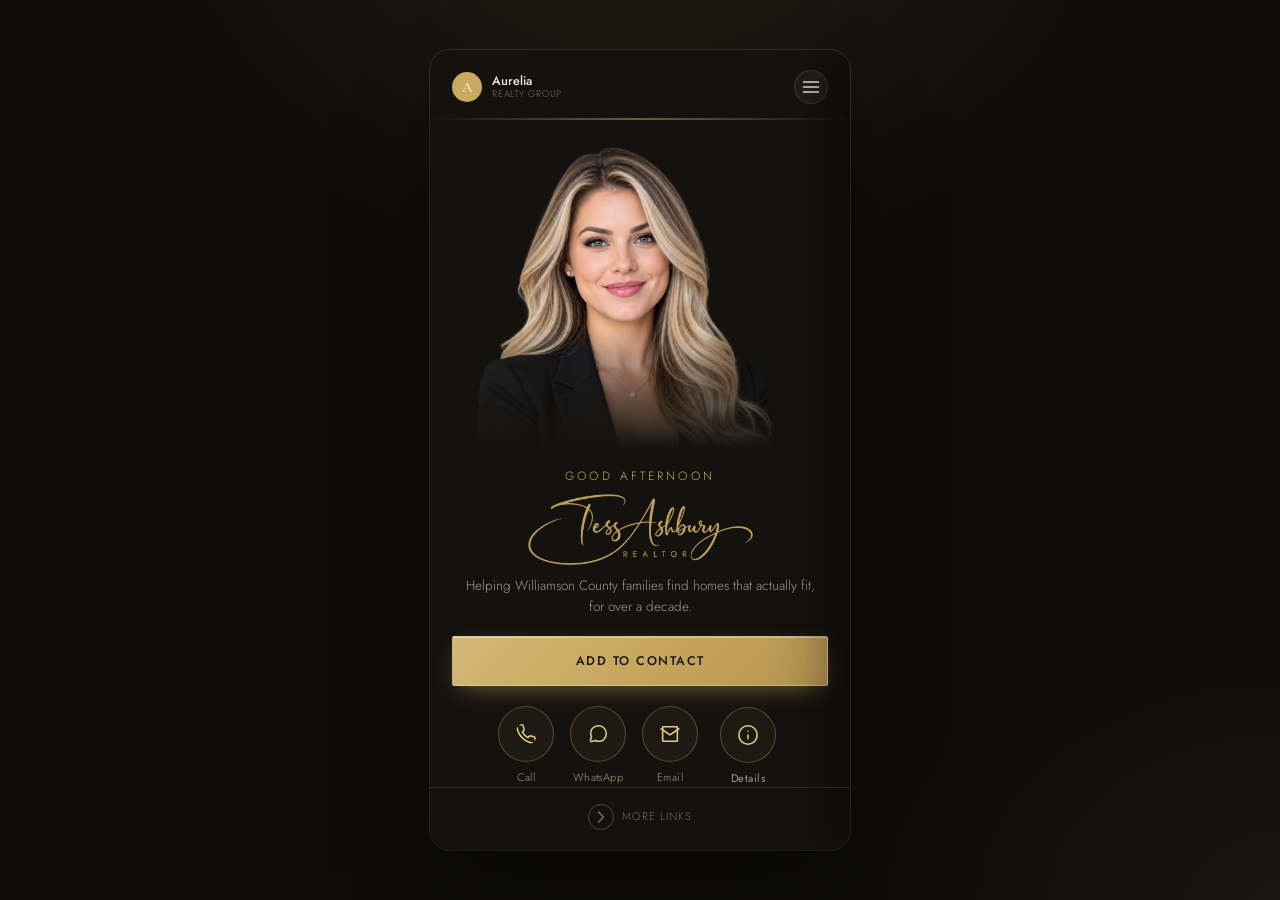
<file: card-demo/index.html>
<!DOCTYPE html>
<html lang="en">
<head>
<meta charset="UTF-8">
<meta name="viewport" content="width=device-width, initial-scale=1.0">
<title>Tess Ashbury Realtor | Digital Business Card</title>
<meta name="description" content="Tess Ashbury of Aurelia Realty Group — digital business card.">
<link rel="stylesheet" href="style.css">
</head>
<body>

<div class="card-frame">
  <div class="card-track" id="cardTrack">

    <!-- Page 1: Profile -->
    <div class="card-page">
        <div class="card-topbar">
          <div class="brokerage-lockup">
            <span class="logo-mark"><span>A</span></span>
            <span class="text">
              <span class="top">Aurelia</span>
              <span class="bottom">Realty Group</span>
            </span>
          </div>
          <button class="card-menu-btn" id="menuOpenBtn" aria-label="Menu">
            <svg viewBox="0 0 24 24" fill="none" stroke="currentColor" stroke-width="1.8" stroke-linecap="round"><path d="M3 6h18M3 12h18M3 18h18"/></svg>
          </button>
        </div>
        <div class="card-goldbar"></div>

        <div class="card-photo-stage stagger" style="animation-delay:0.05s;">
          <img src="images/realtor_image.png" alt="Tess Ashbury, Realtor">
          <div class="card-photo-fade"></div>
        </div>

        <div class="card-sig-wrap stagger" style="animation-delay:0.22s;">
          <span class="greeting" id="greetingText">Good Afternoon</span>
          <div class="card-sig-clip">
            <img src="images/signature_gold.png" alt="Tess Ashbury, Realtor">
          </div>
        </div>

        <div class="card-bio stagger" style="animation-delay:0.36s;">Helping Williamson County families find homes that actually fit, for over a decade.</div>

        <div class="card-cta-wrap stagger" style="animation-delay:0.5s;">
          <a href="#" class="btn btn-gold card-cta-btn" id="addContactBtn">Add to Contact</a>
        </div>

        <div class="card-icon-row stagger" style="animation-delay:0.64s;">
          <a href="tel:+16155550148" aria-label="Call">
            <svg viewBox="0 0 24 24" fill="none" stroke="currentColor" stroke-width="1.7" stroke-linecap="round" stroke-linejoin="round"><path d="M22 16.92v3a2 2 0 0 1-2.18 2 19.79 19.79 0 0 1-8.63-3.07 19.5 19.5 0 0 1-6-6 19.79 19.79 0 0 1-3.07-8.67A2 2 0 0 1 4.11 2h3a2 2 0 0 1 2 1.72c.127.96.362 1.903.7 2.81a2 2 0 0 1-.45 2.11L8.09 9.91a16 16 0 0 0 6 6l1.27-1.27a2 2 0 0 1 2.11-.45c.907.338 1.85.573 2.81.7A2 2 0 0 1 22 16.92z"/></svg>
            Call
          </a>
          <a href="https://wa.me/16155550148" target="_blank" rel="noopener" aria-label="WhatsApp">
            <svg viewBox="0 0 24 24" fill="none" stroke="currentColor" stroke-width="1.7" stroke-linecap="round" stroke-linejoin="round"><path d="M21 11.5a8.38 8.38 0 0 1-.9 3.8 8.5 8.5 0 0 1-7.6 4.7 8.38 8.38 0 0 1-3.8-.9L3 21l1.9-5.7a8.38 8.38 0 0 1-.9-3.8 8.5 8.5 0 0 1 4.7-7.6 8.38 8.38 0 0 1 3.8-.9h.5a8.48 8.48 0 0 1 8 8v.5z"/></svg>
            WhatsApp
          </a>
          <a href="mailto:tess@aureliarealtygroup.com" aria-label="Email">
            <svg viewBox="0 0 24 24" fill="none" stroke="currentColor" stroke-width="1.7" stroke-linecap="round" stroke-linejoin="round"><path d="M4 4h16v16H4z"/><path d="M22 6l-10 7L2 6"/></svg>
            Email
          </a>
          <div class="icon-reveal-wrap">
            <button class="icon-reveal-btn" id="detailsBtn" aria-label="Show contact details" type="button">
              <svg viewBox="0 0 24 24" fill="none" stroke="currentColor" stroke-width="1.7" stroke-linecap="round" stroke-linejoin="round"><circle cx="12" cy="12" r="10"/><path d="M12 16v-4M12 8h.01"/></svg>
              Details
            </button>
            <div class="contact-popover" id="contactPopover">
              <div class="row">
                <div><span class="label">Mobile</span><span class="value">(615) 555-0148</span></div>
                <button class="copy-btn" data-copy="(615) 555-0148">Copy</button>
              </div>
              <div class="row">
                <div><span class="label">Email</span><span class="value">tess@aureliarealtygroup.com</span></div>
                <button class="copy-btn" data-copy="tess@aureliarealtygroup.com">Copy</button>
              </div>
              <div class="row">
                <div><span class="label">Office</span><span class="value">118 Main St, Franklin, TN</span></div>
                <button class="copy-btn" data-copy="118 Main Street, Franklin, TN 37064">Copy</button>
              </div>
              <div class="row">
                <div><span class="label">Website</span><a class="value value-link" href="https://mifzink.com/demo-cardsite/" target="_blank" rel="noopener">mifzink.com/demo-cardsite</a></div>
                <button class="copy-btn" data-copy="https://mifzink.com/demo-cardsite/">Copy</button>
              </div>
            </div>
          </div>
        </div>

      <div class="card-swipe-hint" id="goNext">
        <span class="arrow">
          <svg viewBox="0 0 24 24" width="20" height="20" fill="none" stroke="currentColor" stroke-width="2" stroke-linecap="round" stroke-linejoin="round"><path d="M9 18l6-6-6-6"/></svg>
        </span>
        <span>More Links</span>
      </div>
    </div>

    <!-- Page 2: Links -->
    <div class="card-page">
        <div class="card-topbar">
          <div class="brokerage-lockup">
            <span class="logo-mark"><span>A</span></span>
            <span class="text">
              <span class="top">Aurelia</span>
              <span class="bottom">Realty Group</span>
            </span>
          </div>
          <button class="card-menu-btn" id="menuOpenBtn2" aria-label="Menu">
            <svg viewBox="0 0 24 24" fill="none" stroke="currentColor" stroke-width="1.8" stroke-linecap="round"><path d="M3 6h18M3 12h18M3 18h18"/></svg>
          </button>
        </div>
        <div class="card-goldbar"></div>

        <div class="card-links-header">
          <span class="eyebrow">Connect</span>
          <h2>Links &amp; Social</h2>
        </div>

        <div class="card-links-body">
          <div class="card-social-row">
            <a href="#" aria-label="Facebook"><svg viewBox="0 0 24 24" fill="none" stroke="currentColor" stroke-width="1.7" stroke-linecap="round" stroke-linejoin="round"><path d="M18 2h-3a5 5 0 0 0-5 5v3H7v4h3v8h4v-8h3l1-4h-4V7a1 1 0 0 1 1-1h3z"/></svg></a>
            <a href="#" aria-label="Instagram"><svg viewBox="0 0 24 24" fill="none" stroke="currentColor" stroke-width="1.7"><rect x="2" y="2" width="20" height="20" rx="5"/><circle cx="12" cy="12" r="4"/><circle cx="17.5" cy="6.5" r="1" fill="currentColor" stroke="none"/></svg></a>
            <a href="#" aria-label="X"><svg viewBox="0 0 24 24" fill="currentColor" stroke="none"><path d="M18.9 2H22l-7.6 8.7L23.3 22h-7l-5.5-6.9L4.5 22H1.4l8.2-9.3L1 2h7.2l5 6.3L18.9 2zm-1.2 18h1.7L7.4 3.9H5.6L17.7 20z"/></svg></a>
            <a href="#" aria-label="YouTube"><svg viewBox="0 0 24 24" fill="none" stroke="currentColor" stroke-width="1.7" stroke-linecap="round" stroke-linejoin="round"><path d="M22 8.5s-.2-1.6-.8-2.3c-.8-.8-1.7-.8-2.1-.9C16.3 5 12 5 12 5s-4.3 0-7.1.3c-.4 0-1.3.1-2.1.9C2.2 6.9 2 8.5 2 8.5S1.8 10.3 1.8 12.2v1.6C1.8 15.7 2 17.5 2 17.5s.2 1.6.8 2.3c.8.8 1.9.8 2.3.9C6.7 21 12 21 12 21s4.3 0 7.1-.3c.4 0 1.3-.1 2.1-.9.6-.7.8-2.3.8-2.3s.2-1.8.2-3.7v-1.6c0-1.9-.2-3.7-.2-3.7z"/><path d="M10 9.7l5 2.6-5 2.6V9.7z" fill="currentColor" stroke="none"/></svg></a>
          </div>

          <div class="card-link-list">
            <a href="https://mifzink.com/demo-cardsite/" target="_blank" rel="noopener">
              Visit My Website
              <span class="arrow-ic"><svg viewBox="0 0 24 24" width="18" height="18" fill="none" stroke="currentColor" stroke-width="2" stroke-linecap="round" stroke-linejoin="round"><path d="M9 18l6-6-6-6"/></svg></span>
            </a>
            <a href="https://mifzink.com/demo-cardsite/listings.html" target="_blank" rel="noopener">
              <span class="link-left"><span class="link-badge"></span>View Active Listings</span>
              <span class="arrow-ic"><svg viewBox="0 0 24 24" width="18" height="18" fill="none" stroke="currentColor" stroke-width="2" stroke-linecap="round" stroke-linejoin="round"><path d="M9 18l6-6-6-6"/></svg></span>
            </a>
            <a href="#">
              Client Reviews
              <span class="arrow-ic"><svg viewBox="0 0 24 24" width="18" height="18" fill="none" stroke="currentColor" stroke-width="2" stroke-linecap="round" stroke-linejoin="round"><path d="M9 18l6-6-6-6"/></svg></span>
            </a>
            <a href="#">
              Latest Instagram Reel
              <span class="arrow-ic"><svg viewBox="0 0 24 24" width="18" height="18" fill="none" stroke="currentColor" stroke-width="2" stroke-linecap="round" stroke-linejoin="round"><path d="M9 18l6-6-6-6"/></svg></span>
            </a>
            <a href="#">
              Book a Showing
              <span class="arrow-ic"><svg viewBox="0 0 24 24" width="18" height="18" fill="none" stroke="currentColor" stroke-width="2" stroke-linecap="round" stroke-linejoin="round"><path d="M9 18l6-6-6-6"/></svg></span>
            </a>
          </div>
          <p class="links-note">Add any links a listing needs — reviews, video walkthroughs, showings, and more.</p>
        </div>

      <div class="card-back-hint" id="goPrev">
        <span class="arrow">
          <svg viewBox="0 0 24 24" width="20" height="20" fill="none" stroke="currentColor" stroke-width="2" stroke-linecap="round" stroke-linejoin="round"><path d="M15 18l-6-6 6-6"/></svg>
        </span>
        <span>Back to Profile</span>
      </div>
    </div>

  </div>

  <div class="menu-backdrop" id="menuBackdrop"></div>
  <div class="menu-drawer" id="menuDrawer">
    <div class="menu-drawer-top">
      <span>Menu</span>
      <button class="menu-close-btn" id="menuCloseBtn" aria-label="Close menu">
        <svg viewBox="0 0 24 24" width="15" height="15" fill="none" stroke="currentColor" stroke-width="2" stroke-linecap="round"><path d="M6 6l12 12M18 6L6 18"/></svg>
      </button>
    </div>
    <div class="menu-drawer-links">
      <a href="success.html">Recent Success</a>
      <a href="about.html">About Tess</a>
      <a href="contact.html">Book a Consultation</a>
    </div>
    <div class="menu-drawer-foot">Aurelia Realty Group &middot; Franklin, TN</div>
  </div>
</div>

<script src="script.js"></script>
</body>
</html>
</file>
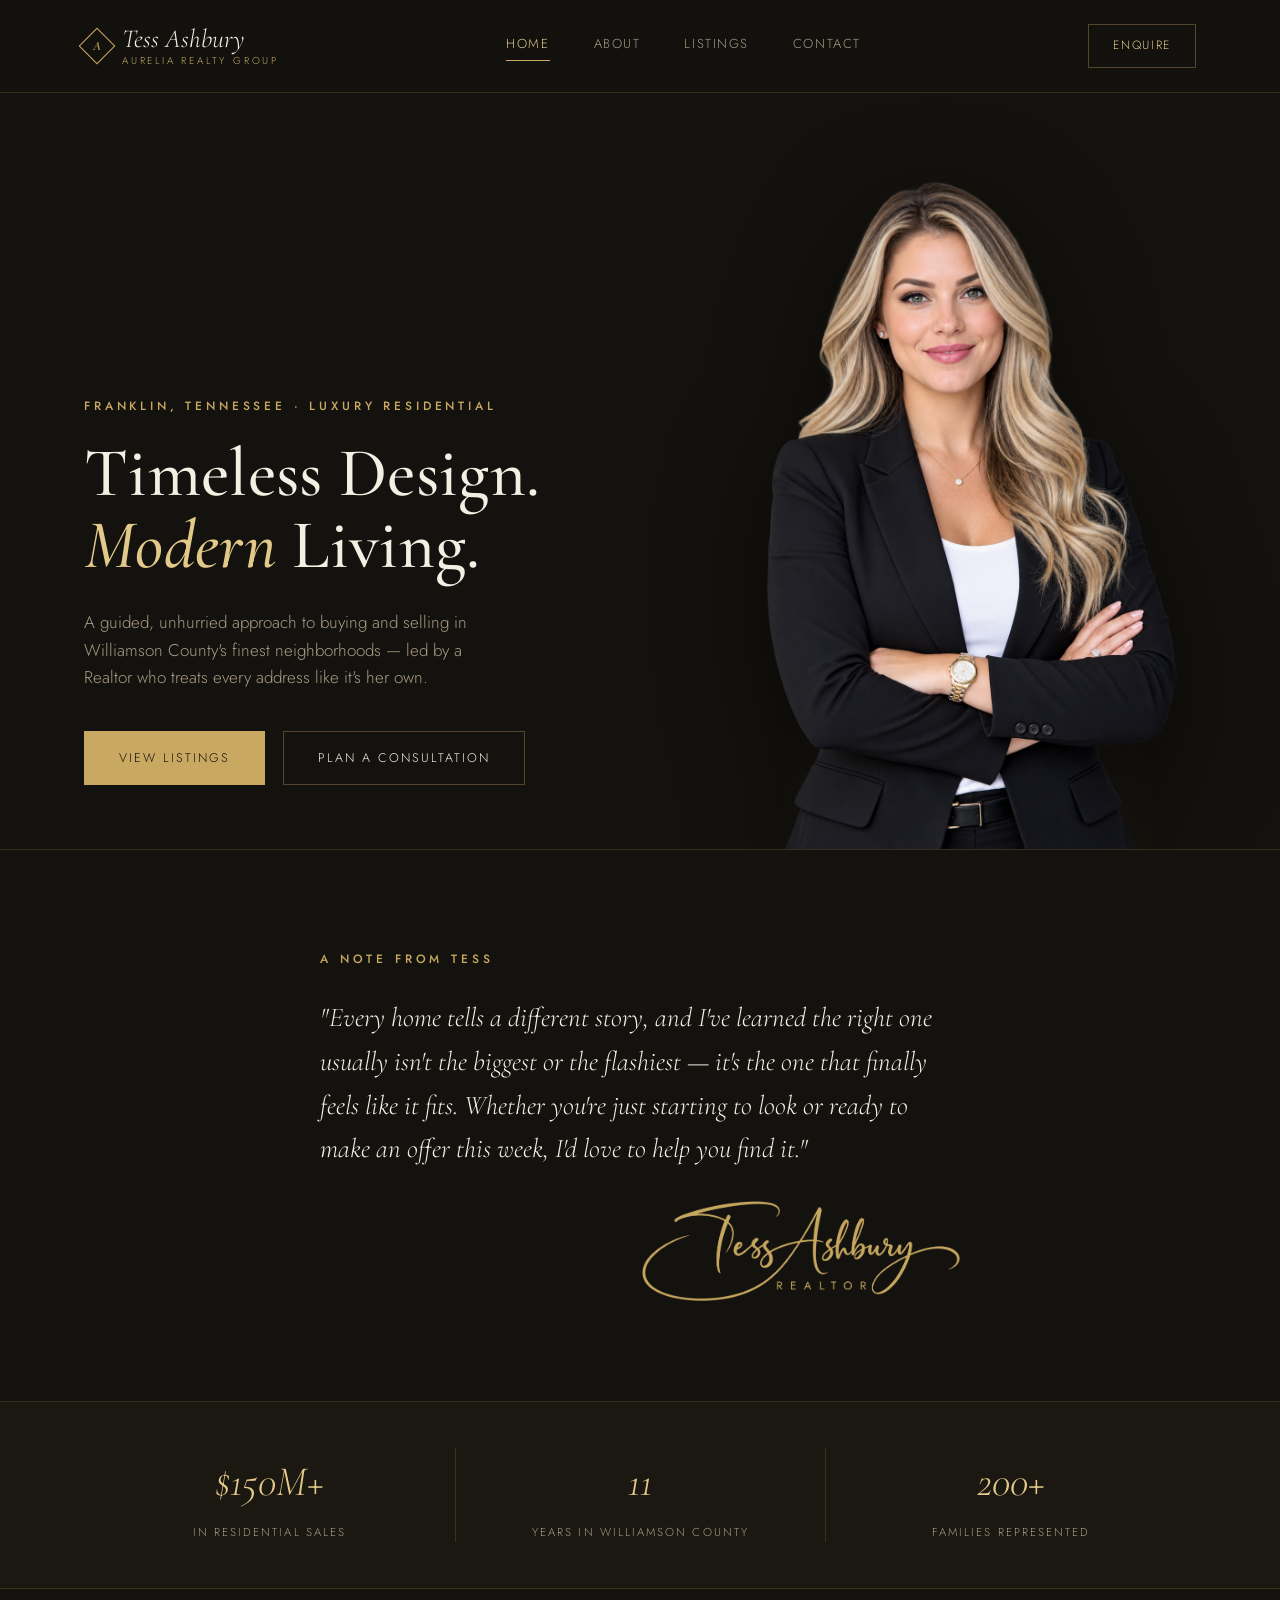
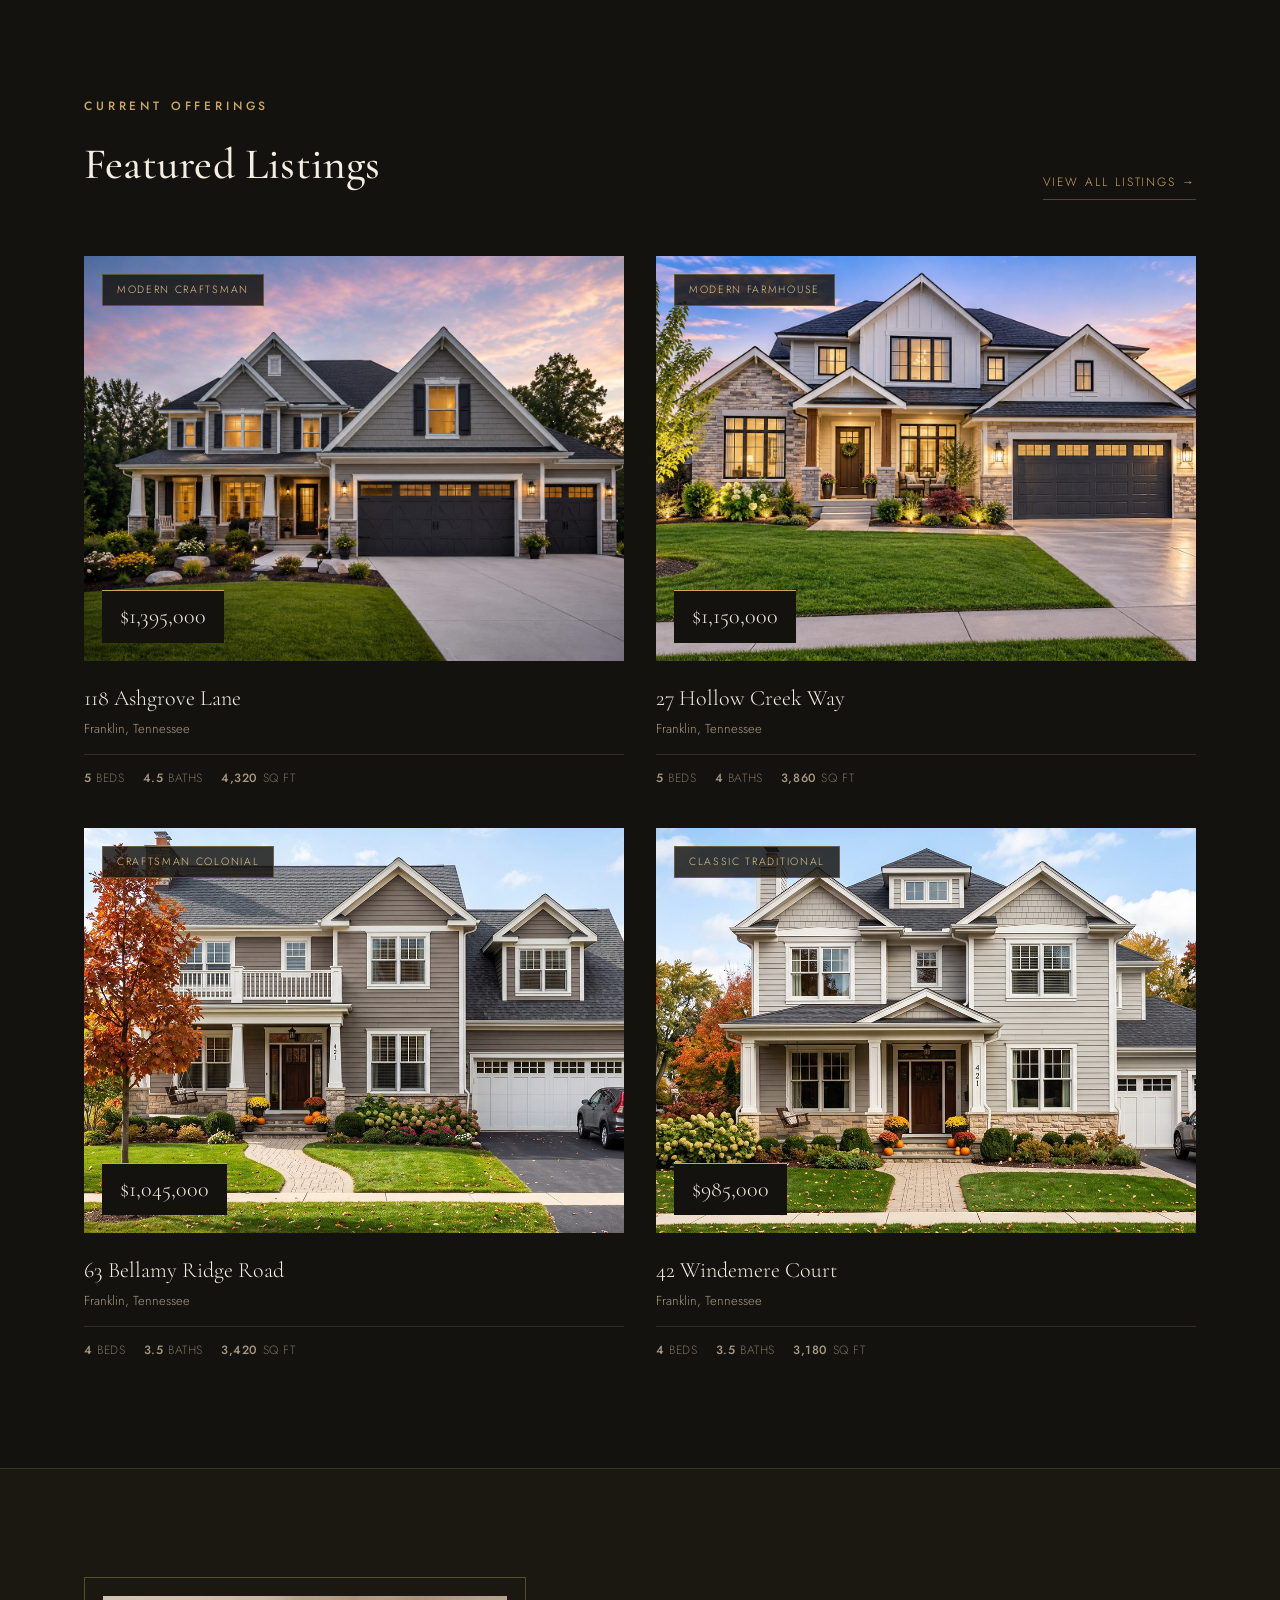
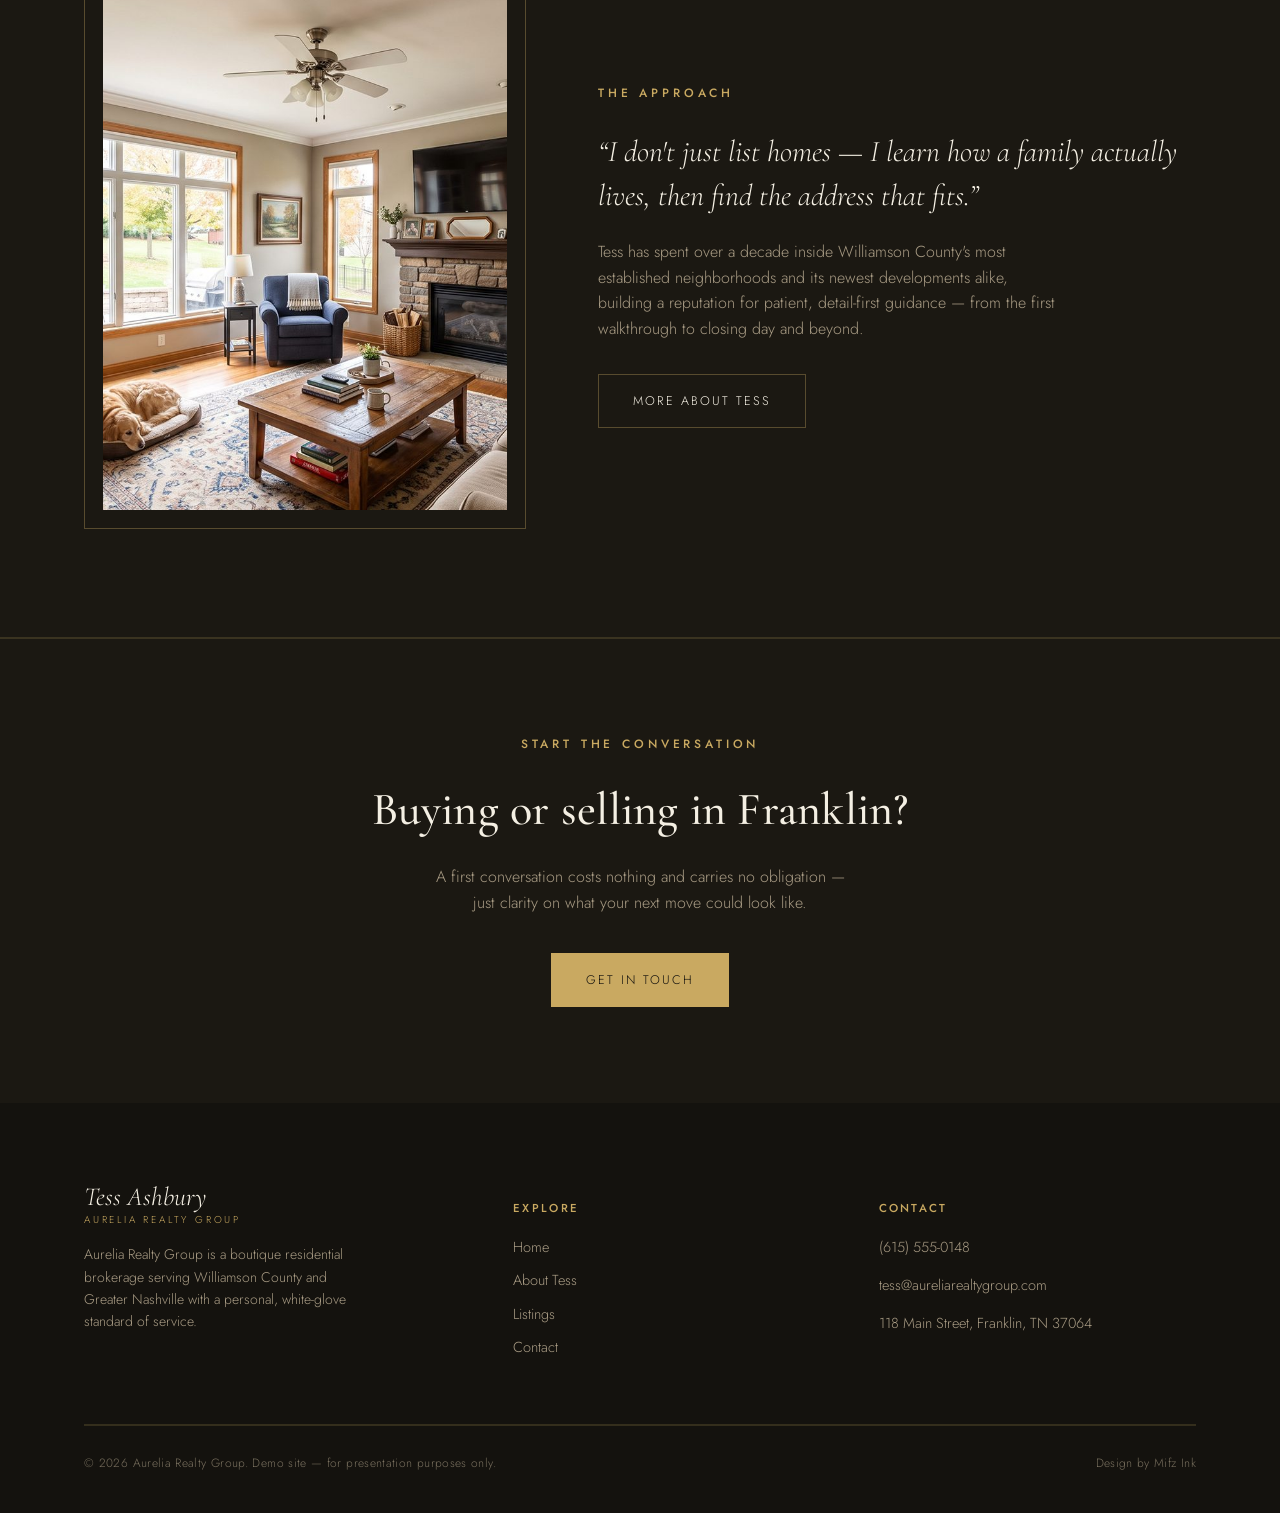
<file: demo-cardsite/index.html>
<!DOCTYPE html>
<html lang="en">
<head>
<meta charset="UTF-8">
<meta name="viewport" content="width=device-width, initial-scale=1.0">
<title>Tess Ashbury, Realtor | Aurelia Realty Group — Franklin, TN</title>
<meta name="description" content="Tess Ashbury of Aurelia Realty Group — luxury residential real estate in Franklin, Tennessee.">
<script>
  if (new URLSearchParams(location.search).get('home') === '1') {
    document.documentElement.classList.add('force-desktop');
  }
</script>
<link rel="stylesheet" href="style.css">
</head>
<body class="card-mode">

<div class="mobile-card" id="mobileCard">
  <div class="card-track" id="cardTrack">

    <!-- Card Page 1: Profile -->
    <div class="card-page">
      <div class="card-topbar">
        <div class="brokerage-lockup">
          <span class="logo-mark" style="color:var(--bg);"><span>A</span></span>
          <span class="text">
            <span class="top">Aurelia</span>
            <span class="bottom">Realty Group</span>
          </span>
        </div>
      </div>
      <div class="card-goldbar"></div>
      <button class="card-menu-btn" aria-label="Menu">
        <svg viewBox="0 0 24 24" fill="none" stroke="currentColor" stroke-width="1.8" stroke-linecap="round"><path d="M3 6h18M3 12h18M3 18h18"/></svg>
      </button>

      <div class="card-photo-stage">
        <img src="images/realtor_image.png" alt="Tess Ashbury, Realtor">
      </div>

      <div class="card-sig-wrap">
        <span class="eyebrow">Franklin, Tennessee</span>
        <div class="card-sig-clip">
          <img src="images/signature_gold.png" alt="Tess Ashbury, Realtor">
        </div>
      </div>

      <div class="card-bio">Helping Williamson County families find homes that actually fit, for over a decade.</div>

      <div class="card-cta-wrap">
        <a href="#" class="btn btn-gold card-cta-btn" id="addContactBtn">Add to Contact</a>
      </div>

      <div class="card-icon-row">
        <a href="tel:+16155550148" aria-label="Call">
          <svg viewBox="0 0 24 24" fill="none" stroke="currentColor" stroke-width="1.7" stroke-linecap="round" stroke-linejoin="round"><path d="M22 16.92v3a2 2 0 0 1-2.18 2 19.79 19.79 0 0 1-8.63-3.07 19.5 19.5 0 0 1-6-6 19.79 19.79 0 0 1-3.07-8.67A2 2 0 0 1 4.11 2h3a2 2 0 0 1 2 1.72c.127.96.362 1.903.7 2.81a2 2 0 0 1-.45 2.11L8.09 9.91a16 16 0 0 0 6 6l1.27-1.27a2 2 0 0 1 2.11-.45c.907.338 1.85.573 2.81.7A2 2 0 0 1 22 16.92z"/></svg>
          Call
        </a>
        <a href="https://wa.me/16155550148" target="_blank" rel="noopener" aria-label="WhatsApp">
          <svg viewBox="0 0 24 24" fill="none" stroke="currentColor" stroke-width="1.7" stroke-linecap="round" stroke-linejoin="round"><path d="M21 11.5a8.38 8.38 0 0 1-.9 3.8 8.5 8.5 0 0 1-7.6 4.7 8.38 8.38 0 0 1-3.8-.9L3 21l1.9-5.7a8.38 8.38 0 0 1-.9-3.8 8.5 8.5 0 0 1 4.7-7.6 8.38 8.38 0 0 1 3.8-.9h.5a8.48 8.48 0 0 1 8 8v.5z"/></svg>
          WhatsApp
        </a>
        <a href="mailto:tess@aureliarealtygroup.com" aria-label="Email">
          <svg viewBox="0 0 24 24" fill="none" stroke="currentColor" stroke-width="1.7" stroke-linecap="round" stroke-linejoin="round"><path d="M4 4h16v16H4z"/><path d="M22 6l-10 7L2 6"/></svg>
          Email
        </a>
      </div>

      <div class="card-swipe-hint" data-card-next>
        <span class="arrow">
          <svg viewBox="0 0 24 24" width="20" height="20" fill="none" stroke="currentColor" stroke-width="2" stroke-linecap="round" stroke-linejoin="round"><path d="M9 18l6-6-6-6"/></svg>
        </span>
        <span>More Links</span>
      </div>
    </div>

    <!-- Card Page 2: Links -->
    <div class="card-page">
      <div class="card-topbar">
        <div class="brokerage-lockup">
          <span class="logo-mark" style="color:var(--bg);"><span>A</span></span>
          <span class="text">
            <span class="top">Aurelia</span>
            <span class="bottom">Realty Group</span>
          </span>
        </div>
      </div>
      <div class="card-goldbar"></div>
      <button class="card-menu-btn" aria-label="Menu">
        <svg viewBox="0 0 24 24" fill="none" stroke="currentColor" stroke-width="1.8" stroke-linecap="round"><path d="M3 6h18M3 12h18M3 18h18"/></svg>
      </button>

      <div class="card-links-header">
        <span class="eyebrow">Connect</span>
        <h2>Links &amp; Social</h2>
      </div>

      <div class="card-links-body">
        <div class="card-social-row">
          <a href="#" aria-label="Facebook">
            <svg viewBox="0 0 24 24" fill="none" stroke="currentColor" stroke-width="1.7" stroke-linecap="round" stroke-linejoin="round"><path d="M18 2h-3a5 5 0 0 0-5 5v3H7v4h3v8h4v-8h3l1-4h-4V7a1 1 0 0 1 1-1h3z"/></svg>
          </a>
          <a href="#" aria-label="Instagram">
            <svg viewBox="0 0 24 24" fill="none" stroke="currentColor" stroke-width="1.7"><rect x="2" y="2" width="20" height="20" rx="5"/><circle cx="12" cy="12" r="4"/><circle cx="17.5" cy="6.5" r="1" fill="currentColor" stroke="none"/></svg>
          </a>
          <a href="#" aria-label="X">
            <svg viewBox="0 0 24 24" fill="currentColor" stroke="none"><path d="M18.9 2H22l-7.6 8.7L23.3 22h-7l-5.5-6.9L4.5 22H1.4l8.2-9.3L1 2h7.2l5 6.3L18.9 2zm-1.2 18h1.7L7.4 3.9H5.6L17.7 20z"/></svg>
          </a>
          <a href="#" aria-label="YouTube">
            <svg viewBox="0 0 24 24" fill="none" stroke="currentColor" stroke-width="1.7" stroke-linecap="round" stroke-linejoin="round"><path d="M22 8.5s-.2-1.6-.8-2.3c-.8-.8-1.7-.8-2.1-.9C16.3 5 12 5 12 5s-4.3 0-7.1.3c-.4 0-1.3.1-2.1.9C2.2 6.9 2 8.5 2 8.5S1.8 10.3 1.8 12.2v1.6C1.8 15.7 2 17.5 2 17.5s.2 1.6.8 2.3c.8.8 1.9.8 2.3.9C6.7 21 12 21 12 21s4.3 0 7.1-.3c.4 0 1.3-.1 2.1-.9.6-.7.8-2.3.8-2.3s.2-1.8.2-3.7v-1.6c0-1.9-.2-3.7-.2-3.7z"/><path d="M10 9.7l5 2.6-5 2.6V9.7z" fill="currentColor" stroke="none"/></svg>
          </a>
        </div>

        <div class="card-link-list">
          <a href="listings.html">
            View Listings
            <span class="arrow-ic"><svg viewBox="0 0 24 24" width="18" height="18" fill="none" stroke="currentColor" stroke-width="2" stroke-linecap="round" stroke-linejoin="round"><path d="M9 18l6-6-6-6"/></svg></span>
          </a>
          <a href="about.html">
            About Tess
            <span class="arrow-ic"><svg viewBox="0 0 24 24" width="18" height="18" fill="none" stroke="currentColor" stroke-width="2" stroke-linecap="round" stroke-linejoin="round"><path d="M9 18l6-6-6-6"/></svg></span>
          </a>
          <a href="contact.html">
            Book a Consultation
            <span class="arrow-ic"><svg viewBox="0 0 24 24" width="18" height="18" fill="none" stroke="currentColor" stroke-width="2" stroke-linecap="round" stroke-linejoin="round"><path d="M9 18l6-6-6-6"/></svg></span>
          </a>
        </div>
      </div>

      <div class="card-back-hint" data-card-prev>
        <span class="arrow">
          <svg viewBox="0 0 24 24" width="20" height="20" fill="none" stroke="currentColor" stroke-width="2" stroke-linecap="round" stroke-linejoin="round"><path d="M15 18l-6-6 6-6"/></svg>
        </span>
        <span>Back to Profile</span>
      </div>
    </div>

  </div>
</div>

<div class="desktop-site">

<nav class="site-nav">
  <div class="wrap">
    <a href="index.html" class="brandmark">
      <span class="logo-mark" style="color:var(--gold);"><span>A</span></span>
      <span class="text-col">
        <span class="name">Tess Ashbury</span>
        <span class="brokerage">Aurelia Realty Group</span>
      </span>
    </a>
    <div class="nav-links">
      <a href="index.html?home=1" class="active">Home</a>
      <a href="about.html">About</a>
      <a href="listings.html">Listings</a>
      <a href="contact.html">Contact</a>
    </div>
    <button class="mobile-menu-trigger" aria-label="Menu">
      <svg viewBox="0 0 24 24" fill="none" stroke="currentColor" stroke-width="1.8" stroke-linecap="round"><path d="M3 6h18M3 12h18M3 18h18"/></svg>
    </button>
    <a href="contact.html" class="nav-cta">Enquire</a>
  </div>
</nav>

<header class="hero">
  <div class="wrap">
    <div class="hero-copy">
      <span class="eyebrow">Franklin, Tennessee &middot; Luxury Residential</span>
      <h1>Timeless Design.<br><em>Modern</em> Living.</h1>
      <p class="lede">A guided, unhurried approach to buying and selling in Williamson County's finest neighborhoods — led by a Realtor who treats every address like it's her own.</p>
      <div class="hero-cta">
        <a href="listings.html" class="btn btn-gold">View Listings</a>
        <a href="contact.html" class="btn btn-ghost">Plan a Consultation</a>
      </div>
    </div>
    <div class="hero-photo-col">
      <img src="images/realtor_image.png" alt="Tess Ashbury, Realtor">
    </div>
  </div>
</header>

<section class="welcome-note">
  <div class="wrap">
    <div class="note-inner">
      <span class="eyebrow">A Note From Tess</span>
      <p class="note-text">"Every home tells a different story, and I've learned the right one usually isn't the biggest or the flashiest — it's the one that finally feels like it fits. Whether you're just starting to look or ready to make an offer this week, I'd love to help you find it."</p>
      <img class="note-sig" src="images/signature_gold.png" alt="Tess Ashbury, Realtor">
    </div>
  </div>
</section>

<section class="stats">
  <div class="wrap">
    <div class="stat">
      <div class="num">$150M+</div>
      <div class="label">In Residential Sales</div>
    </div>
    <div class="stat">
      <div class="num">11</div>
      <div class="label">Years in Williamson County</div>
    </div>
    <div class="stat">
      <div class="num">200+</div>
      <div class="label">Families Represented</div>
    </div>
  </div>
</section>

<section class="section">
  <div class="wrap">
    <div class="section-head">
      <div>
        <span class="eyebrow">Current Offerings</span>
        <h2>Featured Listings</h2>
      </div>
      <a href="listings.html" class="view-all">View All Listings &rarr;</a>
    </div>

    <div class="listing-grid">

      <a href="listing-1.html" class="listing-card">
        <div class="thumb">
          <img src="images/listing_cover_image_01.jpg" alt="118 Ashgrove Lane, Franklin, TN">
          <span class="tag">Modern Craftsman</span>
          <span class="price-tag">$1,395,000</span>
        </div>
        <div class="info">
          <div class="addr">118 Ashgrove Lane</div>
          <div class="city">Franklin, Tennessee</div>
          <div class="specs">
            <span><strong>5</strong> Beds</span>
            <span><strong>4.5</strong> Baths</span>
            <span><strong>4,320</strong> Sq Ft</span>
          </div>
        </div>
      </a>

      <a href="listing-3.html" class="listing-card">
        <div class="thumb">
          <img src="images/listing_cover_image_03.jpg" alt="27 Hollow Creek Way, Franklin, TN">
          <span class="tag">Modern Farmhouse</span>
          <span class="price-tag">$1,150,000</span>
        </div>
        <div class="info">
          <div class="addr">27 Hollow Creek Way</div>
          <div class="city">Franklin, Tennessee</div>
          <div class="specs">
            <span><strong>5</strong> Beds</span>
            <span><strong>4</strong> Baths</span>
            <span><strong>3,860</strong> Sq Ft</span>
          </div>
        </div>
      </a>

      <a href="listing-4.html" class="listing-card">
        <div class="thumb">
          <img src="images/listing_cover_image_04.jpg" alt="63 Bellamy Ridge Road, Franklin, TN">
          <span class="tag">Craftsman Colonial</span>
          <span class="price-tag">$1,045,000</span>
        </div>
        <div class="info">
          <div class="addr">63 Bellamy Ridge Road</div>
          <div class="city">Franklin, Tennessee</div>
          <div class="specs">
            <span><strong>4</strong> Beds</span>
            <span><strong>3.5</strong> Baths</span>
            <span><strong>3,420</strong> Sq Ft</span>
          </div>
        </div>
      </a>

      <a href="listing-2.html" class="listing-card">
        <div class="thumb">
          <img src="images/listing_cover_image_02.jpg" alt="42 Windemere Court, Franklin, TN">
          <span class="tag">Classic Traditional</span>
          <span class="price-tag">$985,000</span>
        </div>
        <div class="info">
          <div class="addr">42 Windemere Court</div>
          <div class="city">Franklin, Tennessee</div>
          <div class="specs">
            <span><strong>4</strong> Beds</span>
            <span><strong>3.5</strong> Baths</span>
            <span><strong>3,180</strong> Sq Ft</span>
          </div>
        </div>
      </a>

    </div>
  </div>
</section>

<section class="about-teaser">
  <div class="wrap">
    <div class="frame">
      <div class="inner">
        <img src="images/family_room.jpg" alt="Interior living space">
      </div>
    </div>
    <div>
      <span class="eyebrow">The Approach</span>
      <blockquote>&ldquo;I don't just list homes — I learn how a family actually lives, then find the address that fits.&rdquo;</blockquote>
      <p class="body-text">Tess has spent over a decade inside Williamson County's most established neighborhoods and its newest developments alike, building a reputation for patient, detail-first guidance — from the first walkthrough to closing day and beyond.</p>
      <div class="hero-cta" style="margin-top:32px;">
        <a href="about.html" class="btn btn-ghost">More About Tess</a>
      </div>
    </div>
  </div>
</section>

<section class="cta-band">
  <div class="wrap">
    <span class="eyebrow">Start the Conversation</span>
    <h2>Buying or selling in Franklin?</h2>
    <p>A first conversation costs nothing and carries no obligation — just clarity on what your next move could look like.</p>
    <div class="hero-cta">
      <a href="contact.html" class="btn btn-gold">Get in Touch</a>
    </div>
  </div>
</section>

<footer class="site-footer">
  <div class="wrap">
    <div class="footer-top">
      <div class="footer-sig">
        <div class="brandmark" style="margin-bottom:18px;">
          <span class="name">Tess Ashbury</span>
          <span class="brokerage">Aurelia Realty Group</span>
        </div>
        <p>Aurelia Realty Group is a boutique residential brokerage serving Williamson County and Greater Nashville with a personal, white-glove standard of service.</p>
      </div>
      <div class="footer-col">
        <h4>Explore</h4>
        <a href="index.html?home=1">Home</a>
        <a href="about.html">About Tess</a>
        <a href="listings.html">Listings</a>
        <a href="contact.html">Contact</a>
      </div>
      <div class="footer-col">
        <h4>Contact</h4>
        <p>(615) 555-0148</p>
        <p>tess@aureliarealtygroup.com</p>
        <p>118 Main Street, Franklin, TN 37064</p>
      </div>
    </div>
    <hr class="hairline">
    <div class="footer-bottom">
      <span>&copy; 2026 Aurelia Realty Group. Demo site — for presentation purposes only.</span>
      <span>Design by Mifz Ink</span>
    </div>
  </div>
</footer>



<a href="index.html" class="back-to-card home-back-to-card">
  <svg viewBox="0 0 24 24" fill="none" stroke="currentColor" stroke-width="2" stroke-linecap="round" stroke-linejoin="round"><path d="M15 18l-6-6 6-6"/></svg>
  Back to Card
</a>


</div><!-- /.desktop-site -->

<div class="mobile-menu-overlay" id="mobileMenu">
  <button class="mobile-menu-close" aria-label="Close">
    <svg viewBox="0 0 24 24" fill="none" stroke="currentColor" stroke-width="1.8" stroke-linecap="round"><path d="M6 6l12 12M18 6L6 18"/></svg>
  </button>
  <a href="index.html?home=1" id="homeMenuLink">Home</a>
  <a href="about.html">About</a>
  <a href="listings.html">Listings</a>
  <a href="contact.html">Contact</a>
</div>

<script src="script.js"></script>

</body>
</html>
</file>
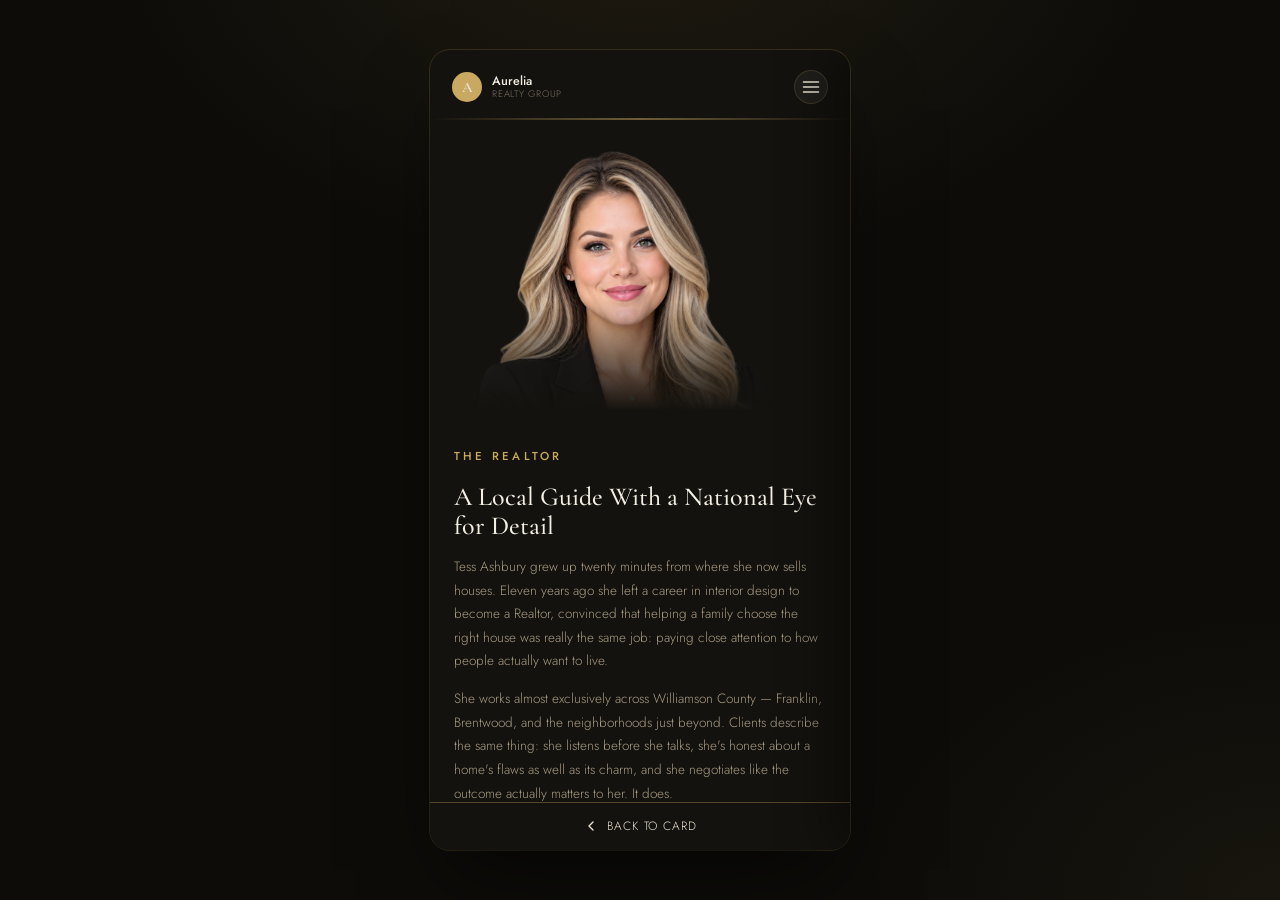
<file: card-demo/about.html>
<!DOCTYPE html>
<html lang="en">
<head>
<meta charset="UTF-8">
<meta name="viewport" content="width=device-width, initial-scale=1.0">
<title>About Tess Ashbury | Aurelia Realty Group</title>
<link rel="stylesheet" href="style.css">
</head>
<body>

<div class="card-frame">
  <div class="subpage">
    <div class="card-topbar">
      <div class="brokerage-lockup">
        <span class="logo-mark"><span>A</span></span>
        <span class="text">
          <span class="top">Aurelia</span>
          <span class="bottom">Realty Group</span>
        </span>
      </div>
      <button class="card-menu-btn" id="menuOpenBtn" aria-label="Menu">
        <svg viewBox="0 0 24 24" fill="none" stroke="currentColor" stroke-width="1.8" stroke-linecap="round"><path d="M3 6h18M3 12h18M3 18h18"/></svg>
      </button>
    </div>
    <div class="card-goldbar"></div>

    <div class="subpage-scroll">
    <div class="subpage-photo">
      <img src="images/realtor_image.png" style="object-position: top;" alt="Tess Ashbury, Realtor">
      <div class="card-photo-fade"></div>
    </div>

    <div class="subpage-body">
      <span class="eyebrow">The Realtor</span>
      <h1>A Local Guide With a National Eye for Detail</h1>
      <p>Tess Ashbury grew up twenty minutes from where she now sells houses. Eleven years ago she left a career in interior design to become a Realtor, convinced that helping a family choose the right house was really the same job: paying close attention to how people actually want to live.</p>
      <p>She works almost exclusively across Williamson County — Franklin, Brentwood, and the neighborhoods just beyond. Clients describe the same thing: she listens before she talks, she's honest about a home's flaws as well as its charm, and she negotiates like the outcome actually matters to her. It does.</p>

      <div class="subpage-credentials">
        <div><div class="num">$150M+</div><div class="label">Career Sales</div></div>
        <div><div class="num">11</div><div class="label">Years Active</div></div>
        <div><div class="num">200+</div><div class="label">Families Helped</div></div>
      </div>

      <p>Outside of closings, Tess sits on the advisory board of a local youth mentorship program and can usually be found at her daughter's Saturday soccer games, phone turned face-down.</p>
    </div>
    </div>

    <div class="back-bar">
      <a href="index.html">
        <svg viewBox="0 0 24 24" width="16" height="16" fill="none" stroke="currentColor" stroke-width="2" stroke-linecap="round" stroke-linejoin="round"><path d="M15 18l-6-6 6-6"/></svg>
        Back to Card
      </a>
    </div>
  </div>
  <div class="menu-backdrop" id="menuBackdrop"></div>
  <div class="menu-drawer" id="menuDrawer">
    <div class="menu-drawer-top">
      <span>Menu</span>
      <button class="menu-close-btn" id="menuCloseBtn" aria-label="Close menu">
        <svg viewBox="0 0 24 24" width="15" height="15" fill="none" stroke="currentColor" stroke-width="2" stroke-linecap="round"><path d="M6 6l12 12M18 6L6 18"/></svg>
      </button>
    </div>
    <div class="menu-drawer-links">
      <a href="success.html">Recent Success</a>
      <a href="about.html">About Tess</a>
      <a href="contact.html">Book a Consultation</a>
    </div>
    <div class="menu-drawer-foot">Aurelia Realty Group &middot; Franklin, TN</div>
  </div>
</div>

<script src="script.js"></script>
</body>
</html>
</file>
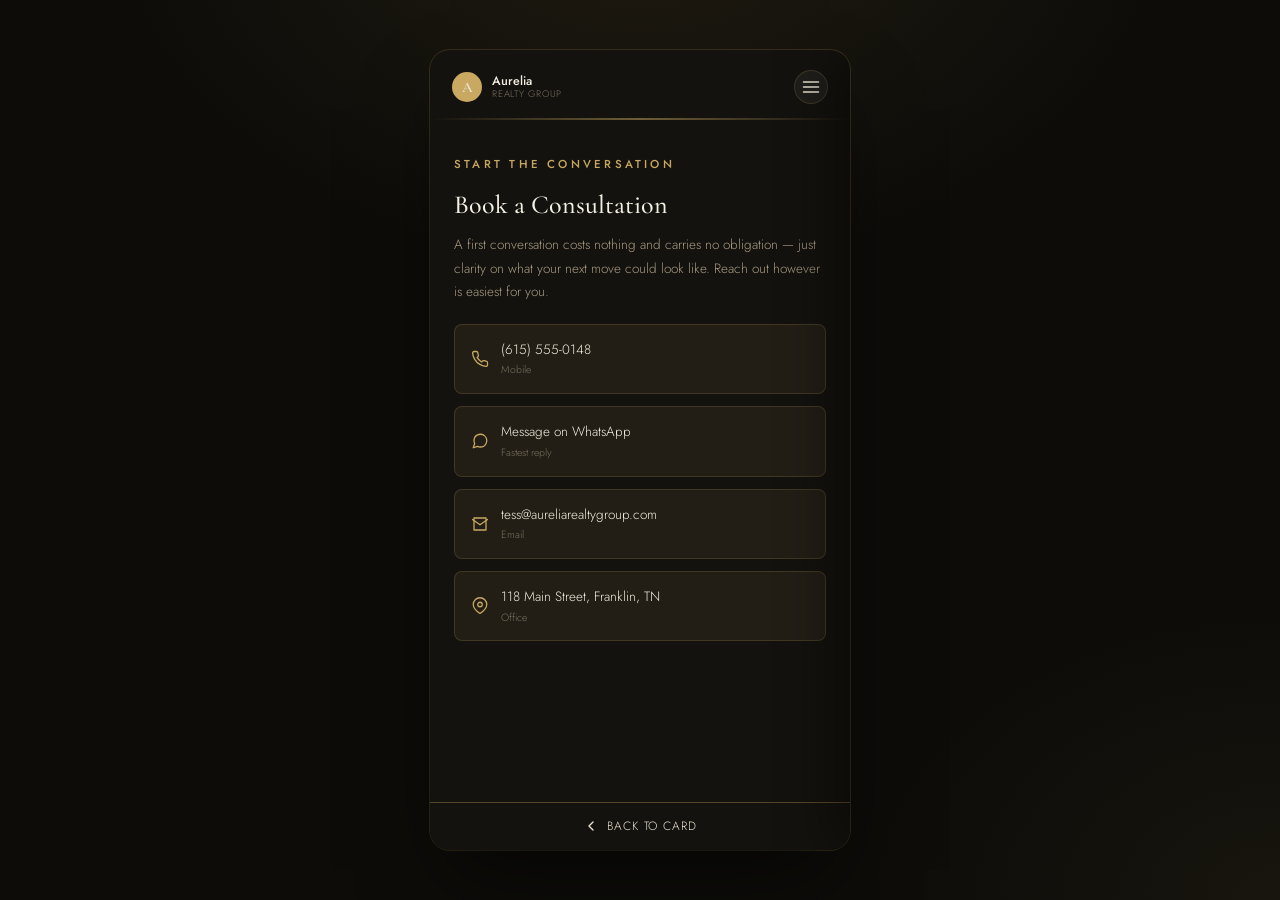
<file: card-demo/contact.html>
<!DOCTYPE html>
<html lang="en">
<head>
<meta charset="UTF-8">
<meta name="viewport" content="width=device-width, initial-scale=1.0">
<title>Contact Tess Ashbury | Aurelia Realty Group</title>
<link rel="stylesheet" href="style.css">
</head>
<body>

<div class="card-frame">
  <div class="subpage">
    <div class="card-topbar">
      <div class="brokerage-lockup">
        <span class="logo-mark"><span>A</span></span>
        <span class="text">
          <span class="top">Aurelia</span>
          <span class="bottom">Realty Group</span>
        </span>
      </div>
      <button class="card-menu-btn" id="menuOpenBtn" aria-label="Menu">
        <svg viewBox="0 0 24 24" fill="none" stroke="currentColor" stroke-width="1.8" stroke-linecap="round"><path d="M3 6h18M3 12h18M3 18h18"/></svg>
      </button>
    </div>
    <div class="card-goldbar"></div>

    <div class="subpage-scroll">
    <div class="subpage-body" style="padding-top: 30px;">
      <span class="eyebrow">Start the Conversation</span>
      <h1>Book a Consultation</h1>
      <p>A first conversation costs nothing and carries no obligation — just clarity on what your next move could look like. Reach out however is easiest for you.</p>

      <div class="contact-list">
        <a href="tel:+16155550148">
          <svg viewBox="0 0 24 24" fill="none" stroke="currentColor" stroke-width="1.7" stroke-linecap="round" stroke-linejoin="round"><path d="M22 16.92v3a2 2 0 0 1-2.18 2 19.79 19.79 0 0 1-8.63-3.07 19.5 19.5 0 0 1-6-6 19.79 19.79 0 0 1-3.07-8.67A2 2 0 0 1 4.11 2h3a2 2 0 0 1 2 1.72c.127.96.362 1.903.7 2.81a2 2 0 0 1-.45 2.11L8.09 9.91a16 16 0 0 0 6 6l1.27-1.27a2 2 0 0 1 2.11-.45c.907.338 1.85.573 2.81.7A2 2 0 0 1 22 16.92z"/></svg>
          <div>(615) 555-0148<span class="sub">Mobile</span></div>
        </a>
        <a href="https://wa.me/16155550148" target="_blank" rel="noopener">
          <svg viewBox="0 0 24 24" fill="none" stroke="currentColor" stroke-width="1.7" stroke-linecap="round" stroke-linejoin="round"><path d="M21 11.5a8.38 8.38 0 0 1-.9 3.8 8.5 8.5 0 0 1-7.6 4.7 8.38 8.38 0 0 1-3.8-.9L3 21l1.9-5.7a8.38 8.38 0 0 1-.9-3.8 8.5 8.5 0 0 1 4.7-7.6 8.38 8.38 0 0 1 3.8-.9h.5a8.48 8.48 0 0 1 8 8v.5z"/></svg>
          <div>Message on WhatsApp<span class="sub">Fastest reply</span></div>
        </a>
        <a href="mailto:tess@aureliarealtygroup.com">
          <svg viewBox="0 0 24 24" fill="none" stroke="currentColor" stroke-width="1.7" stroke-linecap="round" stroke-linejoin="round"><path d="M4 4h16v16H4z"/><path d="M22 6l-10 7L2 6"/></svg>
          <div>tess@aureliarealtygroup.com<span class="sub">Email</span></div>
        </a>
        <a href="#" style="pointer-events:none;">
          <svg viewBox="0 0 24 24" fill="none" stroke="currentColor" stroke-width="1.7" stroke-linecap="round" stroke-linejoin="round"><path d="M21 10c0 6-9 12-9 12s-9-6-9-12a9 9 0 0 1 18 0z"/><circle cx="12" cy="10" r="3"/></svg>
          <div>118 Main Street, Franklin, TN<span class="sub">Office</span></div>
        </a>
      </div>
    </div>
    </div>

    <div class="back-bar">
      <a href="index.html">
        <svg viewBox="0 0 24 24" width="16" height="16" fill="none" stroke="currentColor" stroke-width="2" stroke-linecap="round" stroke-linejoin="round"><path d="M15 18l-6-6 6-6"/></svg>
        Back to Card
      </a>
    </div>
  </div>
  <div class="menu-backdrop" id="menuBackdrop"></div>
  <div class="menu-drawer" id="menuDrawer">
    <div class="menu-drawer-top">
      <span>Menu</span>
      <button class="menu-close-btn" id="menuCloseBtn" aria-label="Close menu">
        <svg viewBox="0 0 24 24" width="15" height="15" fill="none" stroke="currentColor" stroke-width="2" stroke-linecap="round"><path d="M6 6l12 12M18 6L6 18"/></svg>
      </button>
    </div>
    <div class="menu-drawer-links">
      <a href="success.html">Recent Success</a>
      <a href="about.html">About Tess</a>
      <a href="contact.html">Book a Consultation</a>
    </div>
    <div class="menu-drawer-foot">Aurelia Realty Group &middot; Franklin, TN</div>
  </div>
</div>

<script src="script.js"></script>
</body>
</html>
</file>
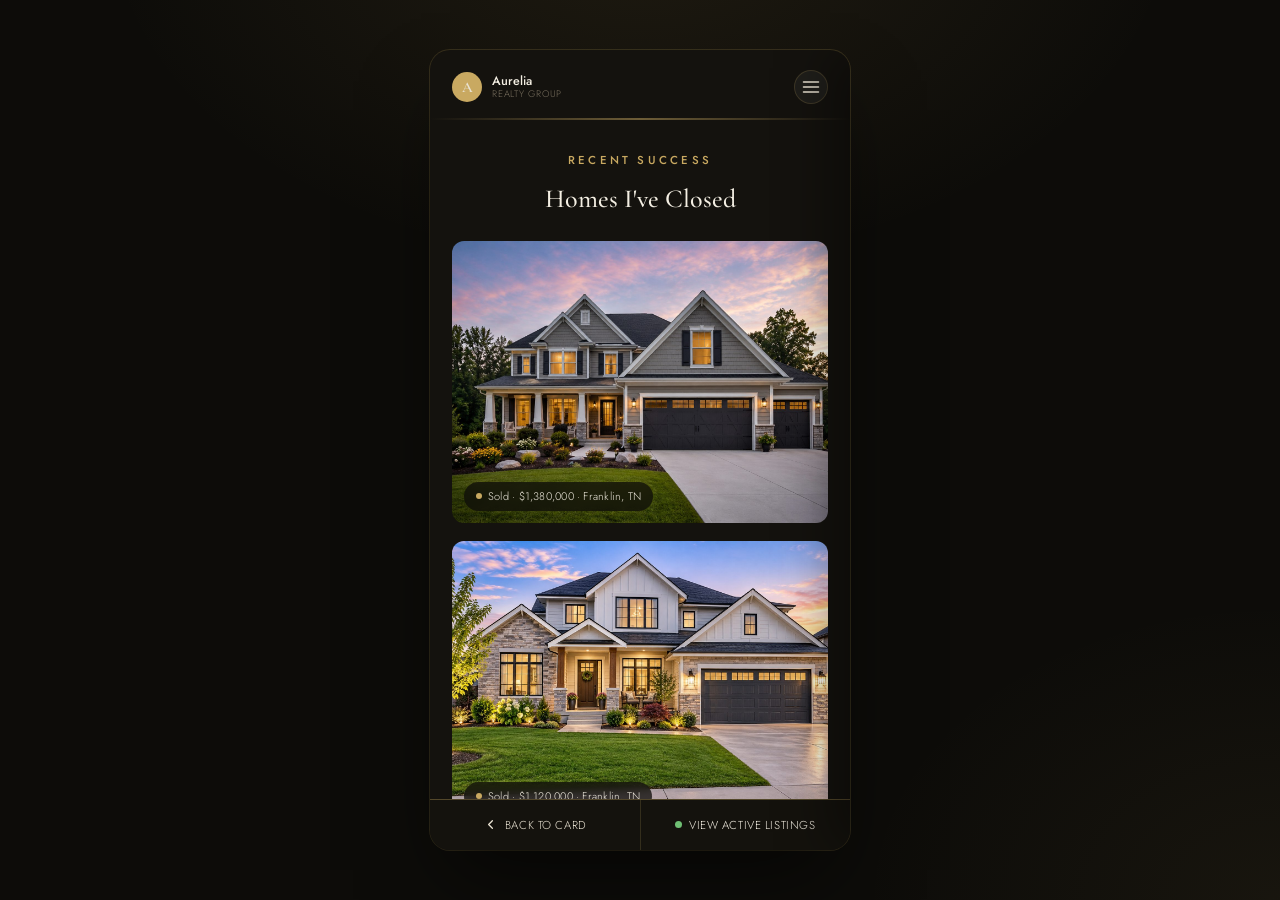
<file: card-demo/success.html>
<!DOCTYPE html>
<html lang="en">
<head>
<meta charset="UTF-8">
<meta name="viewport" content="width=device-width, initial-scale=1.0">
<title>Recent Success | Tess Ashbury, Aurelia Realty Group</title>
<link rel="stylesheet" href="style.css">
</head>
<body>

<div class="card-frame">
  <div class="subpage">
    <div class="card-topbar">
      <div class="brokerage-lockup">
        <span class="logo-mark"><span>A</span></span>
        <span class="text">
          <span class="top">Aurelia</span>
          <span class="bottom">Realty Group</span>
        </span>
      </div>
      <button class="card-menu-btn" id="menuOpenBtn" aria-label="Menu">
        <svg viewBox="0 0 24 24" fill="none" stroke="currentColor" stroke-width="1.8" stroke-linecap="round"><path d="M3 6h18M3 12h18M3 18h18"/></svg>
      </button>
    </div>
    <div class="card-goldbar"></div>

    <div class="subpage-scroll">
    <div class="success-header">
      <span class="eyebrow">Recent Success</span>
      <h2>Homes I've Closed</h2>
    </div>

    <div class="success-list">
      <div class="success-item reveal">
        <img src="images/listing_cover_image_01.jpg" alt="118 Ashgrove Lane, Franklin, TN">
        <div class="success-stat"><span class="sold-dot"></span>Sold &middot; $1,380,000 &middot; Franklin, TN</div>
      </div>
      <div class="success-item reveal">
        <img src="images/listing_cover_image_03.jpg" alt="27 Hollow Creek Way, Franklin, TN">
        <div class="success-stat"><span class="sold-dot"></span>Sold &middot; $1,120,000 &middot; Franklin, TN</div>
      </div>
      <div class="success-item reveal">
        <img src="images/listing_cover_image_04.jpg" alt="63 Bellamy Ridge Road, Franklin, TN">
        <div class="success-stat"><span class="sold-dot"></span>Sold &middot; $1,010,000 &middot; Franklin, TN</div>
      </div>
      <div class="success-item reveal">
        <img src="images/listing_cover_image_02.jpg" alt="42 Windemere Court, Franklin, TN">
        <div class="success-stat"><span class="sold-dot"></span>Sold &middot; $965,000 &middot; Franklin, TN</div>
      </div>
    </div>
    </div>

    <div class="split-bar">
      <a href="index.html" class="back-link">
        <svg viewBox="0 0 24 24" width="15" height="15" fill="none" stroke="currentColor" stroke-width="2" stroke-linecap="round" stroke-linejoin="round"><path d="M15 18l-6-6 6-6"/></svg>
        Back to Card
      </a>
      <a href="https://mifzink.com/demo-cardsite/listings.html" class="active-link" target="_blank" rel="noopener">
        <span class="live-dot"></span>
        View Active Listings
      </a>
    </div>
  </div>

  <div class="menu-backdrop" id="menuBackdrop"></div>
  <div class="menu-drawer" id="menuDrawer">
    <div class="menu-drawer-top">
      <span>Menu</span>
      <button class="menu-close-btn" id="menuCloseBtn" aria-label="Close menu">
        <svg viewBox="0 0 24 24" width="15" height="15" fill="none" stroke="currentColor" stroke-width="2" stroke-linecap="round"><path d="M6 6l12 12M18 6L6 18"/></svg>
      </button>
    </div>
    <div class="menu-drawer-links">
      <a href="success.html">Recent Success</a>
      <a href="about.html">About Tess</a>
      <a href="contact.html">Book a Consultation</a>
    </div>
    <div class="menu-drawer-foot">Aurelia Realty Group &middot; Franklin, TN</div>
  </div>
</div>

<script src="script.js"></script>
</body>
</html>
</file>
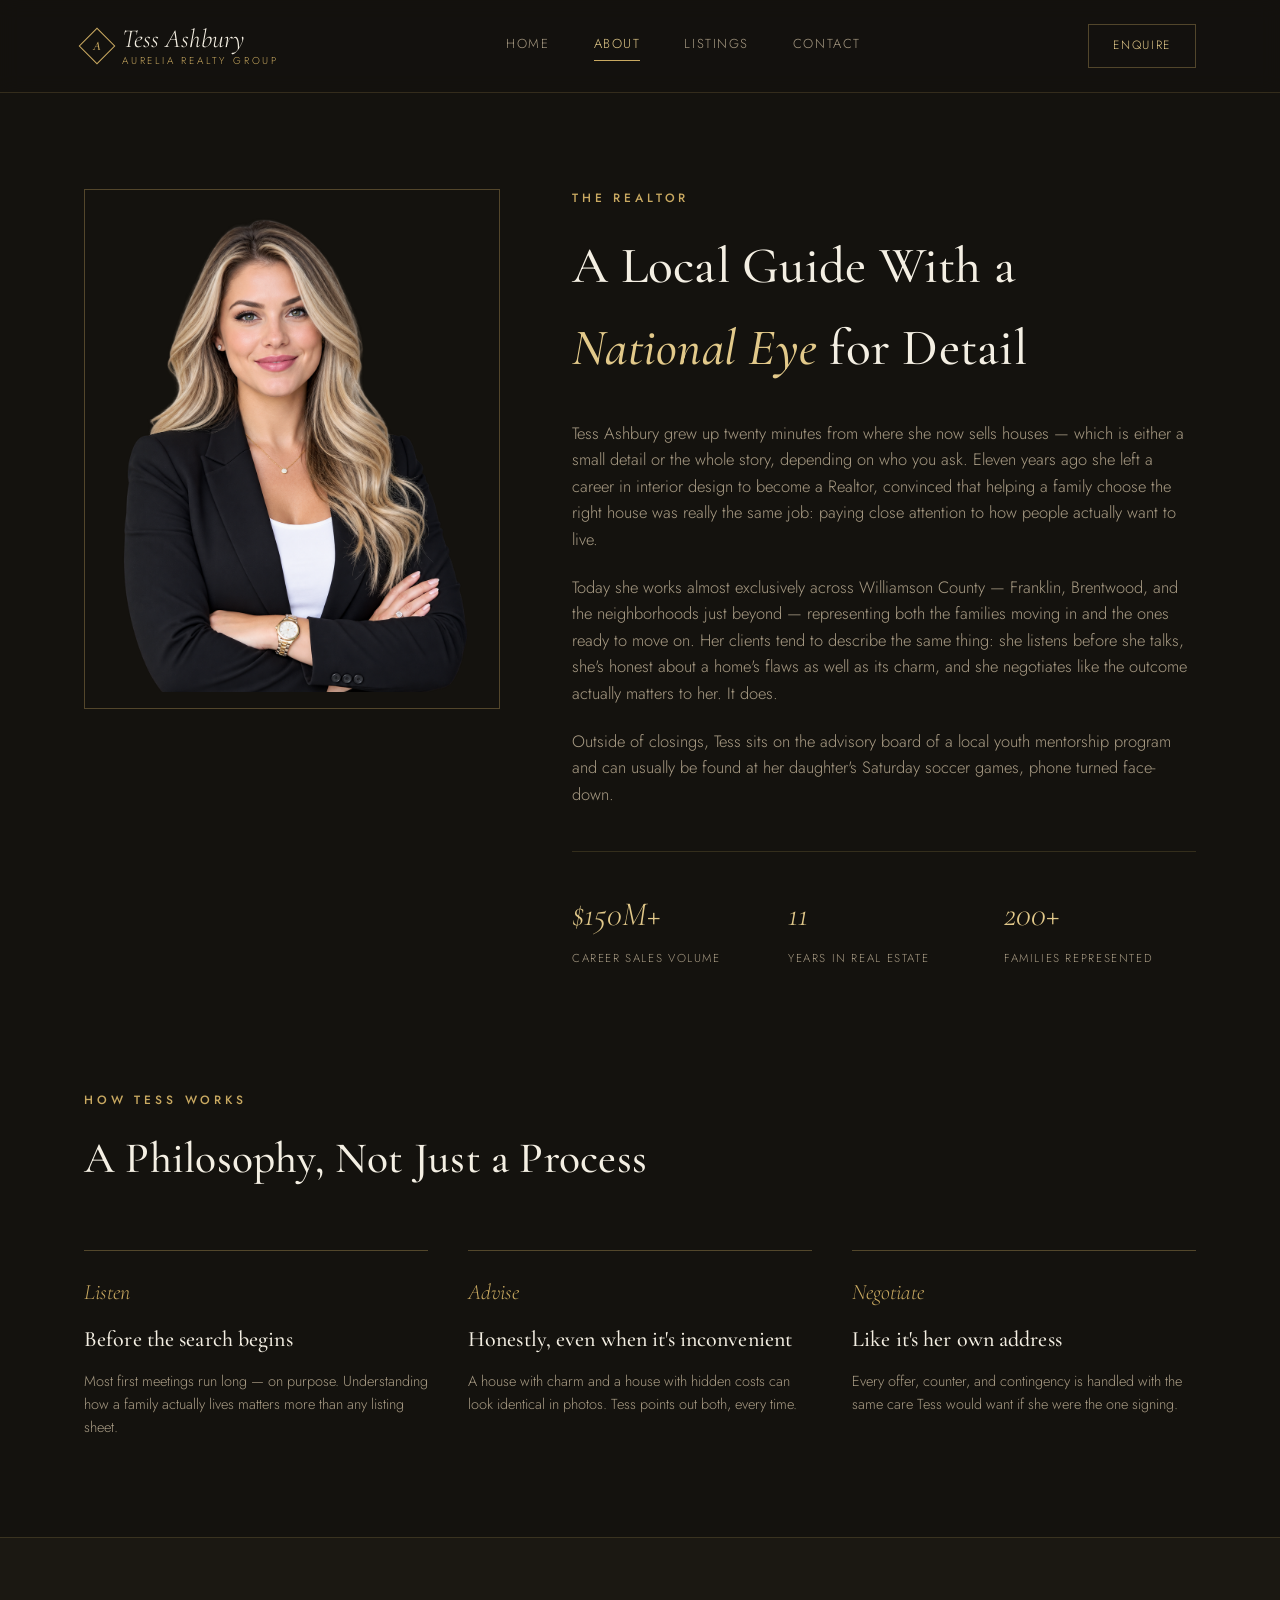
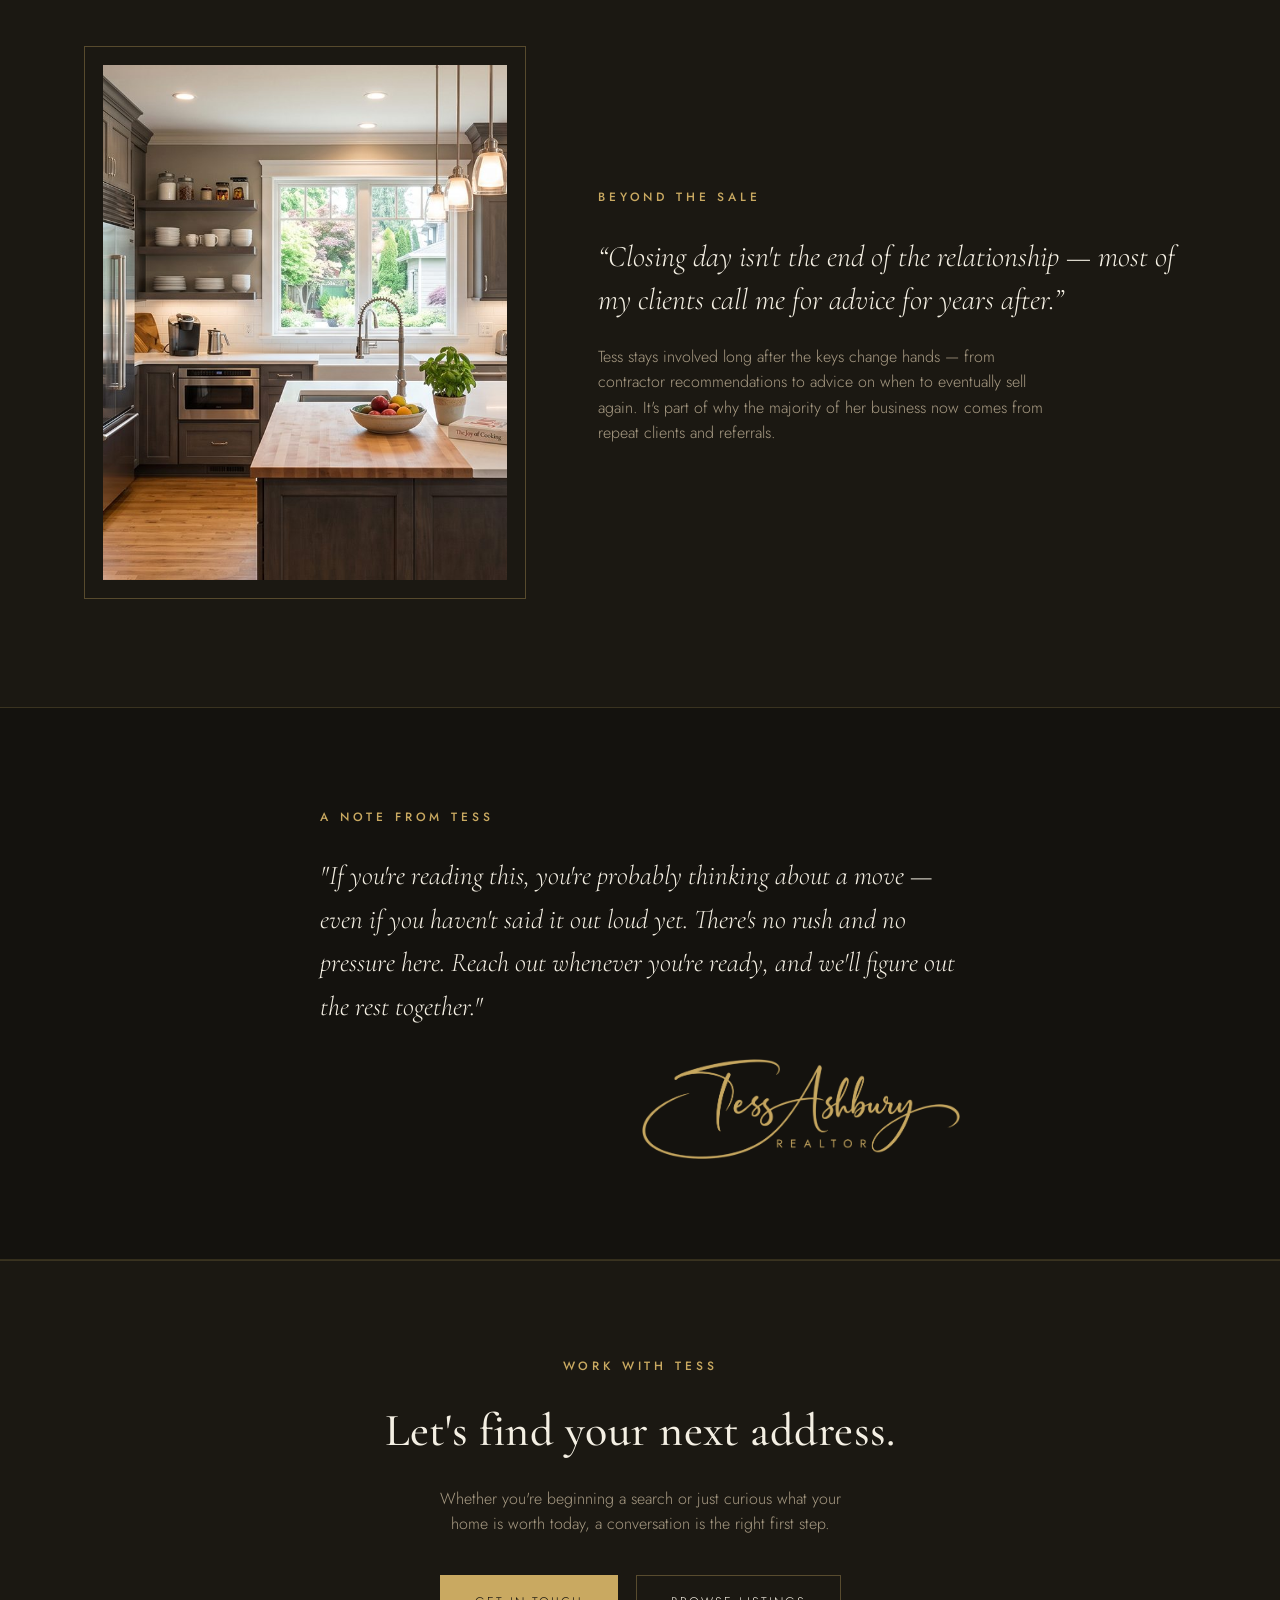
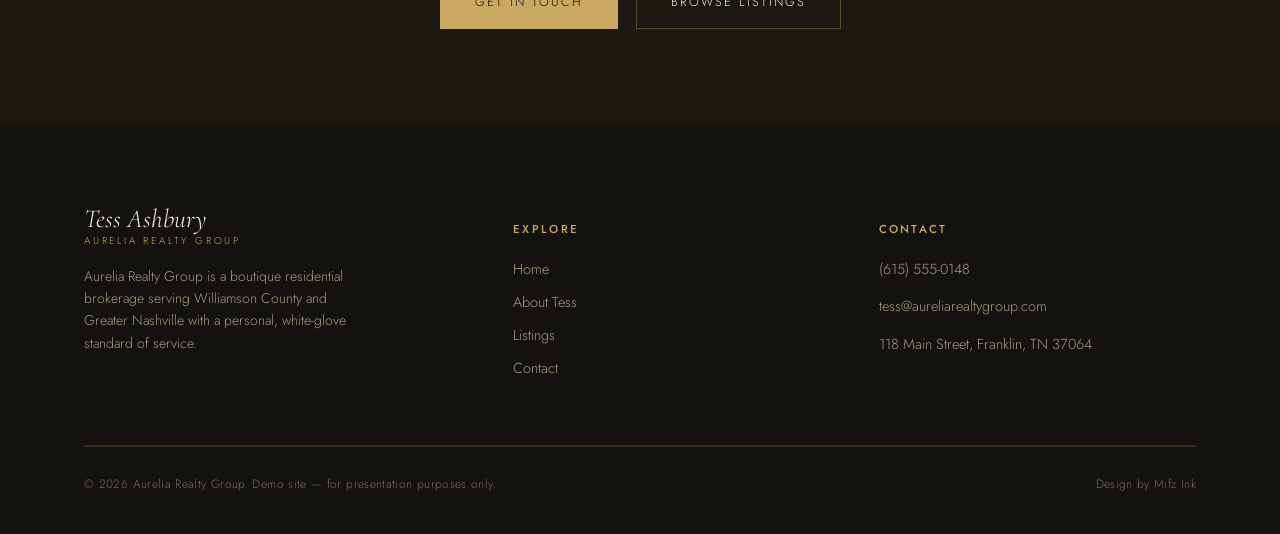
<file: demo-cardsite/about.html>
<!DOCTYPE html>
<html lang="en">
<head>
<meta charset="UTF-8">
<meta name="viewport" content="width=device-width, initial-scale=1.0">
<title>About Tess Ashbury | Aurelia Realty Group</title>
<meta name="description" content="Meet Tess Ashbury, Realtor with Aurelia Realty Group, serving Franklin, Tennessee and Williamson County.">
<link rel="stylesheet" href="style.css">
</head>
<body>

<nav class="site-nav">
  <div class="wrap">
    <a href="index.html" class="brandmark">
      <span class="logo-mark" style="color:var(--gold);"><span>A</span></span>
      <span class="text-col">
        <span class="name">Tess Ashbury</span>
        <span class="brokerage">Aurelia Realty Group</span>
      </span>
    </a>
    <div class="nav-links">
      <a href="index.html?home=1">Home</a>
      <a href="about.html" class="active">About</a>
      <a href="listings.html">Listings</a>
      <a href="contact.html">Contact</a>
    </div>
    <button class="mobile-menu-trigger" aria-label="Menu">
      <svg viewBox="0 0 24 24" fill="none" stroke="currentColor" stroke-width="1.8" stroke-linecap="round"><path d="M3 6h18M3 12h18M3 18h18"/></svg>
    </button>
    <a href="contact.html" class="nav-cta">Enquire</a>
  </div>
</nav>

<section class="about-hero">
  <div class="wrap">
    <div class="frame">
      <img src="images/realtor_image.png" style="object-position: top;" alt="Tess Ashbury, Realtor">
    </div>
    <div class="copy">
      <span class="eyebrow">The Realtor</span>
      <h1>A Local Guide With a<br><em style="font-style:italic;color:var(--gold-light);">National Eye</em> for Detail</h1>
      <p>Tess Ashbury grew up twenty minutes from where she now sells houses — which is either a small detail or the whole story, depending on who you ask. Eleven years ago she left a career in interior design to become a Realtor, convinced that helping a family choose the right house was really the same job: paying close attention to how people actually want to live.</p>
      <p>Today she works almost exclusively across Williamson County — Franklin, Brentwood, and the neighborhoods just beyond — representing both the families moving in and the ones ready to move on. Her clients tend to describe the same thing: she listens before she talks, she's honest about a home's flaws as well as its charm, and she negotiates like the outcome actually matters to her. It does.</p>
      <p>Outside of closings, Tess sits on the advisory board of a local youth mentorship program and can usually be found at her daughter's Saturday soccer games, phone turned face-down.</p>

      <div class="credentials">
        <div>
          <div class="num">$150M+</div>
          <div class="label">Career Sales Volume</div>
        </div>
        <div>
          <div class="num">11</div>
          <div class="label">Years in Real Estate</div>
        </div>
        <div>
          <div class="num">200+</div>
          <div class="label">Families Represented</div>
        </div>
      </div>
    </div>
  </div>
</section>

<section class="section tight">
  <div class="wrap">
    <div class="section-head">
      <div>
        <span class="eyebrow">How Tess Works</span>
        <h2>A Philosophy, Not Just a Process</h2>
      </div>
    </div>
    <div class="values-grid">
      <div class="value-item">
        <span class="idx">Listen</span>
        <h3>Before the search begins</h3>
        <p>Most first meetings run long — on purpose. Understanding how a family actually lives matters more than any listing sheet.</p>
      </div>
      <div class="value-item">
        <span class="idx">Advise</span>
        <h3>Honestly, even when it's inconvenient</h3>
        <p>A house with charm and a house with hidden costs can look identical in photos. Tess points out both, every time.</p>
      </div>
      <div class="value-item">
        <span class="idx">Negotiate</span>
        <h3>Like it's her own address</h3>
        <p>Every offer, counter, and contingency is handled with the same care Tess would want if she were the one signing.</p>
      </div>
    </div>
  </div>
</section>

<section class="about-teaser">
  <div class="wrap">
    <div class="frame">
      <div class="inner">
        <img src="images/kitchen_room.jpg" alt="A renovated kitchen">
      </div>
    </div>
    <div>
      <span class="eyebrow">Beyond the Sale</span>
      <blockquote>&ldquo;Closing day isn't the end of the relationship — most of my clients call me for advice for years after.&rdquo;</blockquote>
      <p class="body-text">Tess stays involved long after the keys change hands — from contractor recommendations to advice on when to eventually sell again. It's part of why the majority of her business now comes from repeat clients and referrals.</p>
    </div>
  </div>
</section>

<section class="welcome-note">
  <div class="wrap">
    <div class="note-inner">
      <span class="eyebrow">A Note From Tess</span>
      <p class="note-text">"If you're reading this, you're probably thinking about a move — even if you haven't said it out loud yet. There's no rush and no pressure here. Reach out whenever you're ready, and we'll figure out the rest together."</p>
      <img class="note-sig" src="images/signature_gold.png" alt="Tess Ashbury, Realtor">
    </div>
  </div>
</section>

<section class="cta-band">
  <div class="wrap">
    <span class="eyebrow">Work With Tess</span>
    <h2>Let's find your next address.</h2>
    <p>Whether you're beginning a search or just curious what your home is worth today, a conversation is the right first step.</p>
    <div class="hero-cta">
      <a href="contact.html" class="btn btn-gold">Get in Touch</a>
      <a href="listings.html" class="btn btn-ghost">Browse Listings</a>
    </div>
  </div>
</section>

<footer class="site-footer">
  <div class="wrap">
    <div class="footer-top">
      <div class="footer-sig">
        <div class="brandmark" style="margin-bottom:18px;">
          <span class="name">Tess Ashbury</span>
          <span class="brokerage">Aurelia Realty Group</span>
        </div>
        <p>Aurelia Realty Group is a boutique residential brokerage serving Williamson County and Greater Nashville with a personal, white-glove standard of service.</p>
      </div>
      <div class="footer-col">
        <h4>Explore</h4>
        <a href="index.html?home=1">Home</a>
        <a href="about.html">About Tess</a>
        <a href="listings.html">Listings</a>
        <a href="contact.html">Contact</a>
      </div>
      <div class="footer-col">
        <h4>Contact</h4>
        <p>(615) 555-0148</p>
        <p>tess@aureliarealtygroup.com</p>
        <p>118 Main Street, Franklin, TN 37064</p>
      </div>
    </div>
    <hr class="hairline">
    <div class="footer-bottom">
      <span>&copy; 2026 Aurelia Realty Group. Demo site — for presentation purposes only.</span>
      <span>Design by Mifz Ink</span>
    </div>
  </div>
</footer>

<a href="index.html" class="back-to-card">
  <svg viewBox="0 0 24 24" fill="none" stroke="currentColor" stroke-width="2" stroke-linecap="round" stroke-linejoin="round"><path d="M15 18l-6-6 6-6"/></svg>
  Back to Card
</a>

<div class="mobile-menu-overlay" id="mobileMenu">
  <button class="mobile-menu-close" aria-label="Close">
    <svg viewBox="0 0 24 24" fill="none" stroke="currentColor" stroke-width="1.8" stroke-linecap="round"><path d="M6 6l12 12M18 6L6 18"/></svg>
  </button>
  <a href="index.html?home=1">Home</a>
  <a href="about.html" class="active">About</a>
  <a href="listings.html">Listings</a>
  <a href="contact.html">Contact</a>
</div>

<script src="script.js"></script>

</body>
</html>
</file>
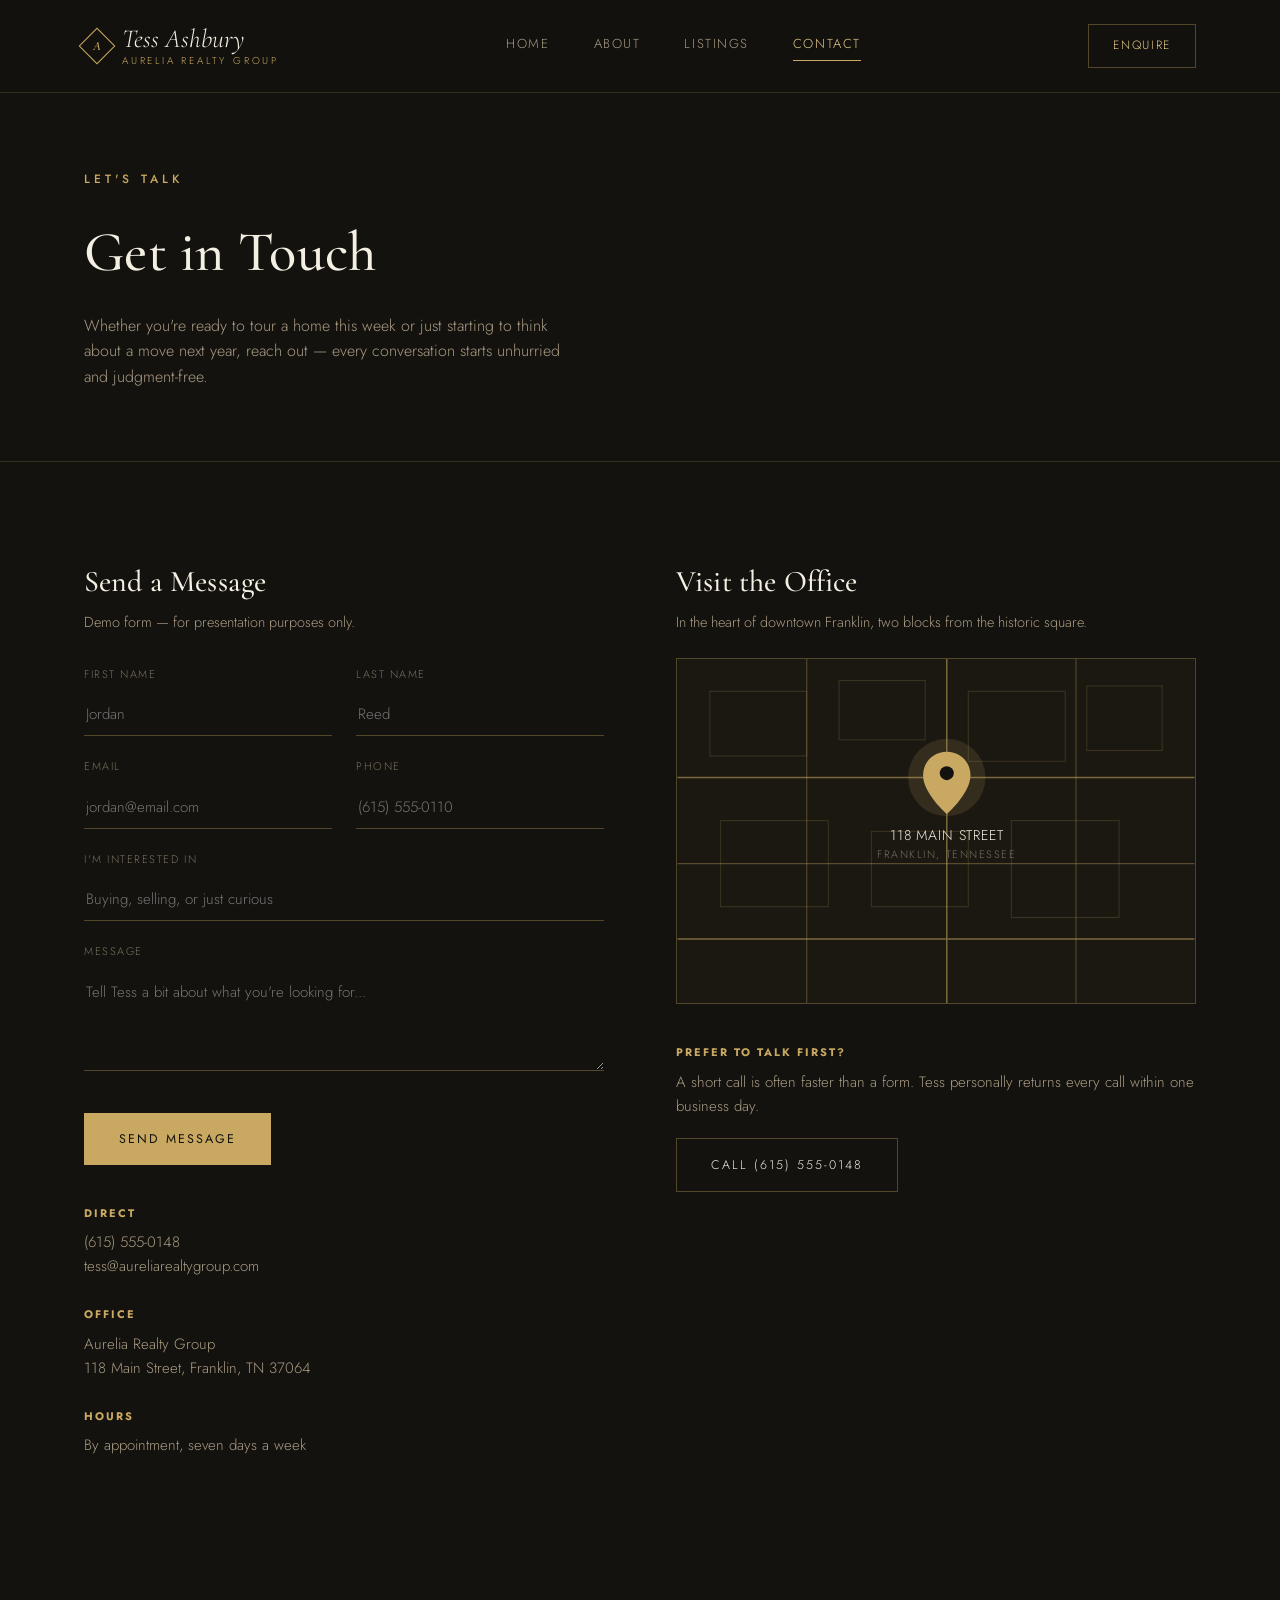
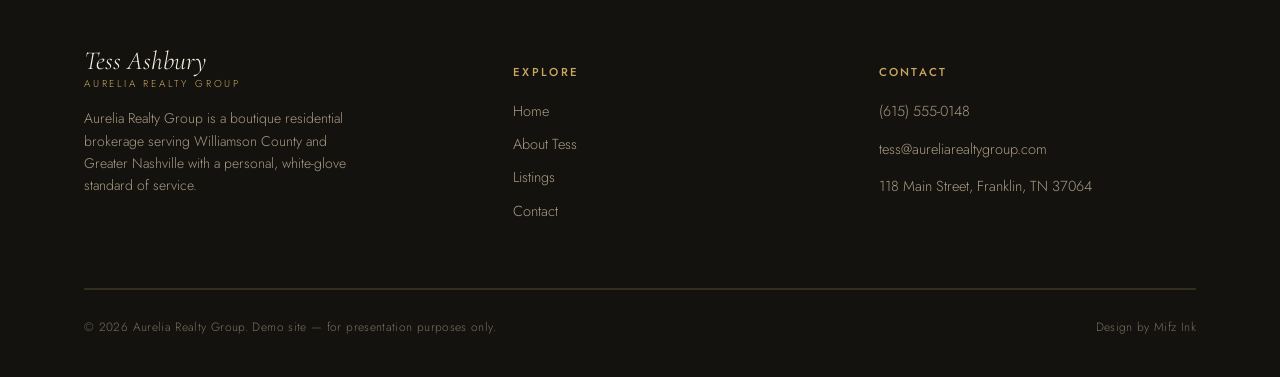
<file: demo-cardsite/contact.html>
<!DOCTYPE html>
<html lang="en">
<head>
<meta charset="UTF-8">
<meta name="viewport" content="width=device-width, initial-scale=1.0">
<title>Contact Tess Ashbury | Aurelia Realty Group</title>
<meta name="description" content="Get in touch with Tess Ashbury, Realtor with Aurelia Realty Group, serving Franklin, Tennessee and Williamson County.">
<link rel="stylesheet" href="style.css">
</head>
<body>

<nav class="site-nav">
  <div class="wrap">
    <a href="index.html" class="brandmark">
      <span class="logo-mark" style="color:var(--gold);"><span>A</span></span>
      <span class="text-col">
        <span class="name">Tess Ashbury</span>
        <span class="brokerage">Aurelia Realty Group</span>
      </span>
    </a>
    <div class="nav-links">
      <a href="index.html?home=1">Home</a>
      <a href="about.html">About</a>
      <a href="listings.html">Listings</a>
      <a href="contact.html" class="active">Contact</a>
    </div>
    <button class="mobile-menu-trigger" aria-label="Menu">
      <svg viewBox="0 0 24 24" fill="none" stroke="currentColor" stroke-width="1.8" stroke-linecap="round"><path d="M3 6h18M3 12h18M3 18h18"/></svg>
    </button>
    <a href="contact.html" class="nav-cta">Enquire</a>
  </div>
</nav>

<header class="page-header">
  <div class="wrap">
    <span class="eyebrow">Let's Talk</span>
    <h1>Get in Touch</h1>
    <p class="sub">Whether you're ready to tour a home this week or just starting to think about a move next year, reach out — every conversation starts unhurried and judgment-free.</p>
  </div>
</header>

<div class="wrap">
  <div class="contact-grid">
    <div>
      <h2>Send a Message</h2>
      <p style="color:var(--text-muted);font-size:14.5px;margin-top:-4px;margin-bottom:32px;">Demo form — for presentation purposes only.</p>

      <form onsubmit="return false;">
        <div class="field-row">
          <div class="field">
            <label for="fname">First Name</label>
            <input type="text" id="fname" name="fname" placeholder="Jordan">
          </div>
          <div class="field">
            <label for="lname">Last Name</label>
            <input type="text" id="lname" name="lname" placeholder="Reed">
          </div>
        </div>
        <div class="field-row">
          <div class="field">
            <label for="email">Email</label>
            <input type="email" id="email" name="email" placeholder="jordan@email.com">
          </div>
          <div class="field">
            <label for="phone">Phone</label>
            <input type="tel" id="phone" name="phone" placeholder="(615) 555-0110">
          </div>
        </div>
        <div class="field">
          <label for="interest">I'm Interested In</label>
          <input type="text" id="interest" name="interest" placeholder="Buying, selling, or just curious">
        </div>
        <div class="field">
          <label for="message">Message</label>
          <textarea id="message" name="message" placeholder="Tell Tess a bit about what you're looking for..."></textarea>
        </div>
        <button type="submit" class="btn btn-gold" style="margin-top:12px;">Send Message</button>
      </form>

      <div class="info-block">
        <h4>Direct</h4>
        <p>(615) 555-0148</p>
        <p>tess@aureliarealtygroup.com</p>
      </div>
      <div class="info-block">
        <h4>Office</h4>
        <p>Aurelia Realty Group</p>
        <p>118 Main Street, Franklin, TN 37064</p>
      </div>
      <div class="info-block">
        <h4>Hours</h4>
        <p>By appointment, seven days a week</p>
      </div>
    </div>

    <div>
      <h2>Visit the Office</h2>
      <p style="color:var(--text-muted);font-size:14.5px;margin-top:-4px;margin-bottom:24px;">In the heart of downtown Franklin, two blocks from the historic square.</p>
      <div class="contact-map">
        <svg viewBox="0 0 480 320" xmlns="http://www.w3.org/2000/svg">
          <rect width="480" height="320" style="fill:var(--bg-alt)"/>
          <g style="fill:none;stroke:var(--line);stroke-width:1">
            <rect x="30" y="30" width="90" height="60"/>
            <rect x="150" y="20" width="80" height="55"/>
            <rect x="270" y="30" width="90" height="65"/>
            <rect x="380" y="25" width="70" height="60"/>
            <rect x="40" y="150" width="100" height="80"/>
            <rect x="180" y="160" width="90" height="70"/>
            <rect x="310" y="150" width="100" height="90"/>
          </g>
          <g style="stroke:var(--gold);stroke-width:1.4;opacity:0.55;fill:none">
            <path d="M0,110 H480"/>
            <path d="M0,260 H480"/>
            <path d="M250,0 V320"/>
          </g>
          <g style="stroke:var(--line-strong);stroke-width:1;fill:none">
            <path d="M120,0 V320"/>
            <path d="M370,0 V320"/>
            <path d="M0,190 H480"/>
          </g>
          <g transform="translate(250,110)">
            <circle r="36" style="fill:var(--gold);opacity:0.14"/>
            <path d="M0,-24 C13,-24 22,-14 22,-2 C22,15 0,34 0,34 C0,34 -22,15 -22,-2 C-22,-14 -13,-24 0,-24 Z" style="fill:var(--gold)"/>
            <circle r="6.5" cy="-4" style="fill:var(--bg)"/>
          </g>
          <text x="250" y="168" text-anchor="middle" style="fill:var(--cream);font-family:var(--body);font-size:13px;letter-spacing:0.06em;">118 MAIN STREET</text>
          <text x="250" y="185" text-anchor="middle" style="fill:var(--text-dim);font-family:var(--body);font-size:10px;letter-spacing:0.14em;">FRANKLIN, TENNESSEE</text>
        </svg>
      </div>

      <div class="info-block" style="margin-top:40px;">
        <h4>Prefer to Talk First?</h4>
        <p>A short call is often faster than a form. Tess personally returns every call within one business day.</p>
      </div>
      <a href="tel:+16155550148" class="btn btn-ghost" style="margin-top:20px;">Call (615) 555-0148</a>
    </div>
  </div>
</div>

<footer class="site-footer">
  <div class="wrap">
    <div class="footer-top">
      <div class="footer-sig">
        <div class="brandmark" style="margin-bottom:18px;">
          <span class="name">Tess Ashbury</span>
          <span class="brokerage">Aurelia Realty Group</span>
        </div>
        <p>Aurelia Realty Group is a boutique residential brokerage serving Williamson County and Greater Nashville with a personal, white-glove standard of service.</p>
      </div>
      <div class="footer-col">
        <h4>Explore</h4>
        <a href="index.html?home=1">Home</a>
        <a href="about.html">About Tess</a>
        <a href="listings.html">Listings</a>
        <a href="contact.html">Contact</a>
      </div>
      <div class="footer-col">
        <h4>Contact</h4>
        <p>(615) 555-0148</p>
        <p>tess@aureliarealtygroup.com</p>
        <p>118 Main Street, Franklin, TN 37064</p>
      </div>
    </div>
    <hr class="hairline">
    <div class="footer-bottom">
      <span>&copy; 2026 Aurelia Realty Group. Demo site — for presentation purposes only.</span>
      <span>Design by Mifz Ink</span>
    </div>
  </div>
</footer>

<a href="index.html" class="back-to-card">
  <svg viewBox="0 0 24 24" fill="none" stroke="currentColor" stroke-width="2" stroke-linecap="round" stroke-linejoin="round"><path d="M15 18l-6-6 6-6"/></svg>
  Back to Card
</a>

<div class="mobile-menu-overlay" id="mobileMenu">
  <button class="mobile-menu-close" aria-label="Close">
    <svg viewBox="0 0 24 24" fill="none" stroke="currentColor" stroke-width="1.8" stroke-linecap="round"><path d="M6 6l12 12M18 6L6 18"/></svg>
  </button>
  <a href="index.html?home=1">Home</a>
  <a href="about.html">About</a>
  <a href="listings.html">Listings</a>
  <a href="contact.html" class="active">Contact</a>
</div>

<script src="script.js"></script>

</body>
</html>
</file>
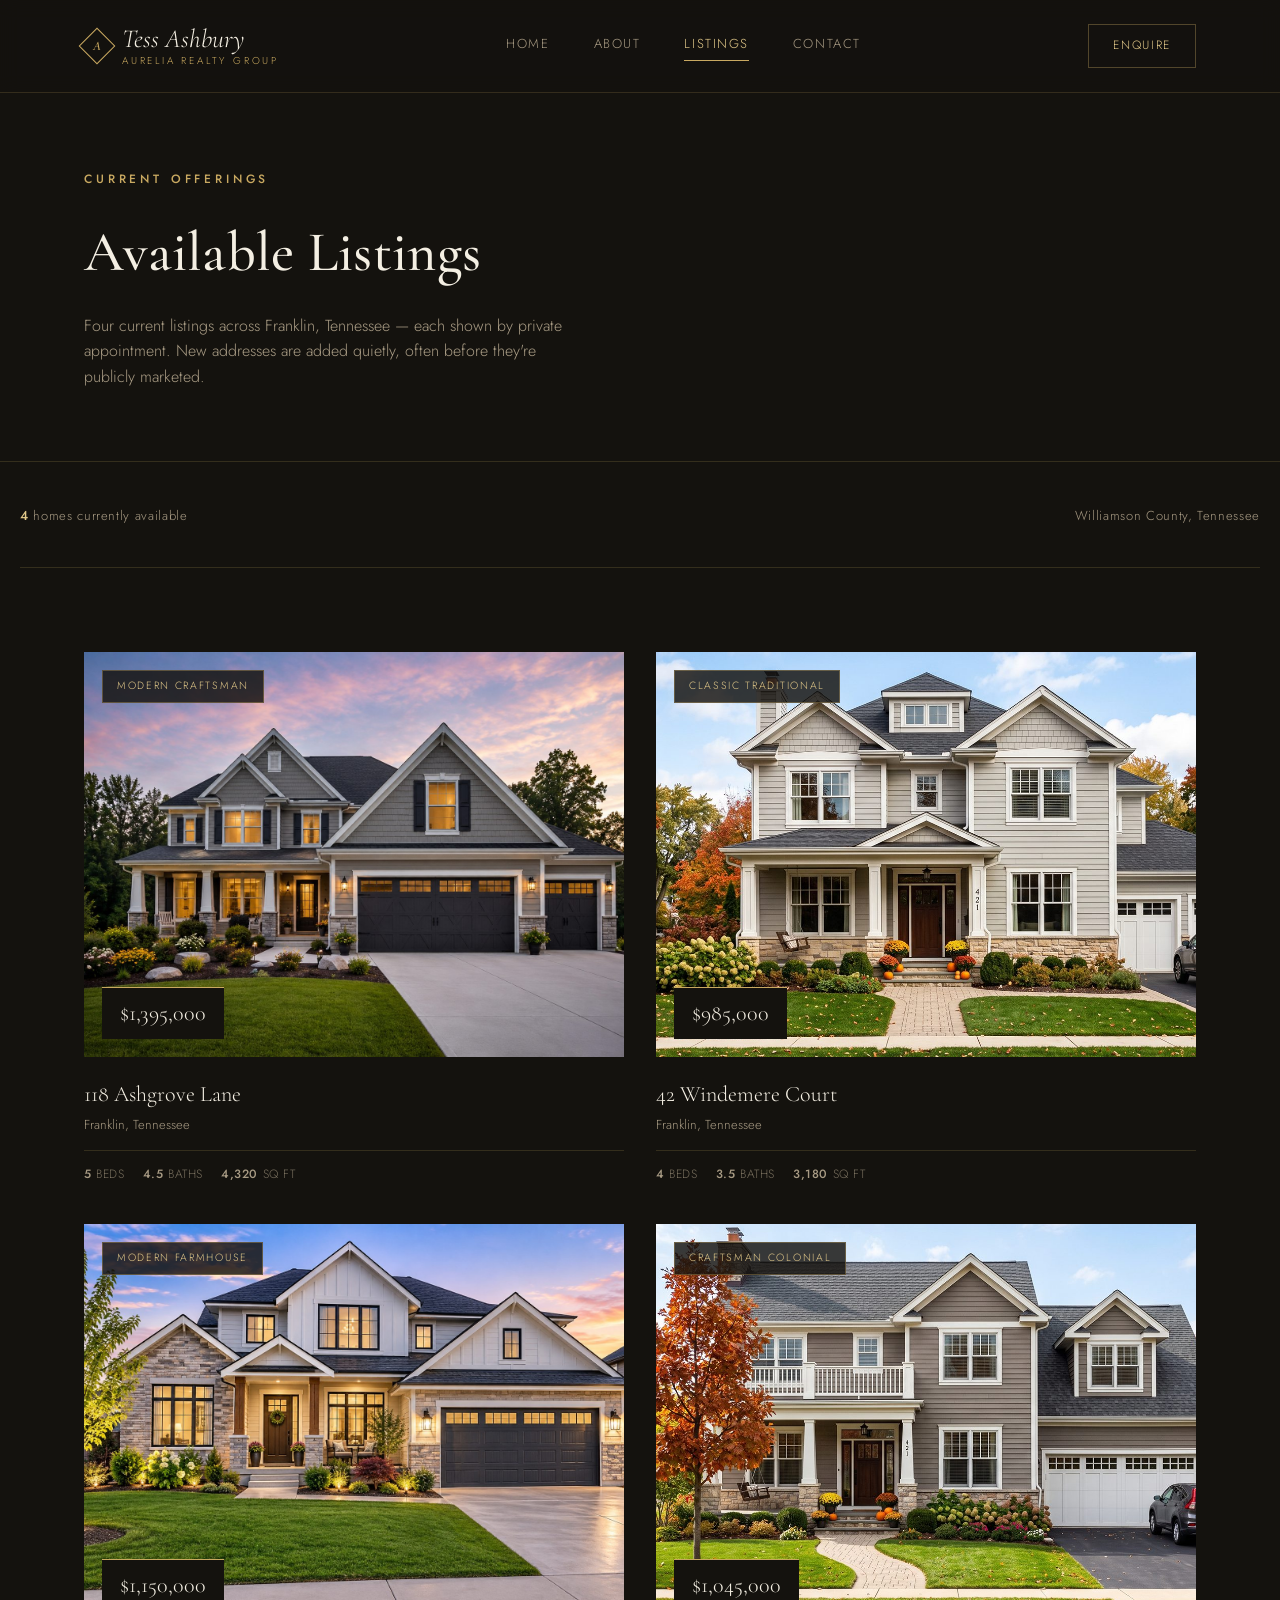
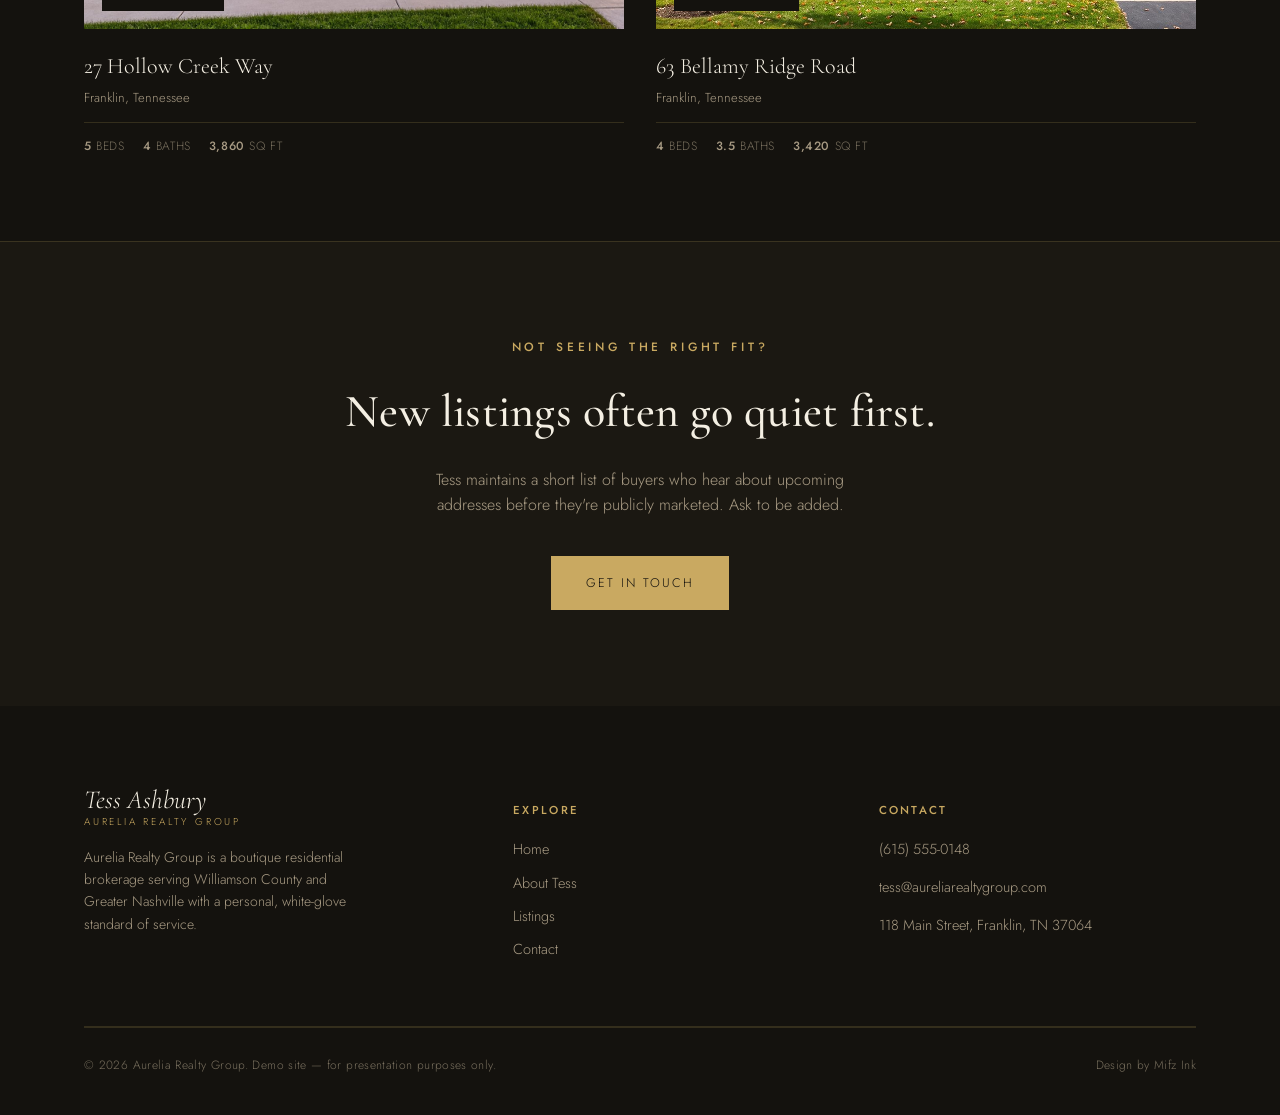
<file: demo-cardsite/listings.html>
<!DOCTYPE html>
<html lang="en">
<head>
<meta charset="UTF-8">
<meta name="viewport" content="width=device-width, initial-scale=1.0">
<title>Listings | Tess Ashbury, Realtor</title>
<meta name="description" content="Current luxury home listings in Franklin, Tennessee from Tess Ashbury, Aurelia Realty Group.">
<link rel="stylesheet" href="style.css">
</head>
<body>

<nav class="site-nav">
  <div class="wrap">
    <a href="index.html" class="brandmark">
      <span class="logo-mark" style="color:var(--gold);"><span>A</span></span>
      <span class="text-col">
        <span class="name">Tess Ashbury</span>
        <span class="brokerage">Aurelia Realty Group</span>
      </span>
    </a>
    <div class="nav-links">
      <a href="index.html?home=1">Home</a>
      <a href="about.html">About</a>
      <a href="listings.html" class="active">Listings</a>
      <a href="contact.html">Contact</a>
    </div>
    <button class="mobile-menu-trigger" aria-label="Menu">
      <svg viewBox="0 0 24 24" fill="none" stroke="currentColor" stroke-width="1.8" stroke-linecap="round"><path d="M3 6h18M3 12h18M3 18h18"/></svg>
    </button>
    <a href="contact.html" class="nav-cta">Enquire</a>
  </div>
</nav>

<header class="page-header">
  <div class="wrap">
    <span class="eyebrow">Current Offerings</span>
    <h1>Available Listings</h1>
    <p class="sub">Four current listings across Franklin, Tennessee — each shown by private appointment. New addresses are added quietly, often before they're publicly marketed.</p>
  </div>
</header>

<div class="wrap listings-toolbar">
  <span><strong>4</strong> homes currently available</span>
  <span>Williamson County, Tennessee</span>
</div>

<section class="section tight">
  <div class="wrap">
    <div class="listing-grid four">

      <a href="listing-1.html" class="listing-card">
        <div class="thumb">
          <img src="images/listing_cover_image_01.jpg" alt="118 Ashgrove Lane, Franklin, TN">
          <span class="tag">Modern Craftsman</span>
          <span class="price-tag">$1,395,000</span>
        </div>
        <div class="info">
          <div class="addr">118 Ashgrove Lane</div>
          <div class="city">Franklin, Tennessee</div>
          <div class="specs">
            <span><strong>5</strong> Beds</span>
            <span><strong>4.5</strong> Baths</span>
            <span><strong>4,320</strong> Sq Ft</span>
          </div>
        </div>
      </a>

      <a href="listing-2.html" class="listing-card">
        <div class="thumb">
          <img src="images/listing_cover_image_02.jpg" alt="42 Windemere Court, Franklin, TN">
          <span class="tag">Classic Traditional</span>
          <span class="price-tag">$985,000</span>
        </div>
        <div class="info">
          <div class="addr">42 Windemere Court</div>
          <div class="city">Franklin, Tennessee</div>
          <div class="specs">
            <span><strong>4</strong> Beds</span>
            <span><strong>3.5</strong> Baths</span>
            <span><strong>3,180</strong> Sq Ft</span>
          </div>
        </div>
      </a>

      <a href="listing-3.html" class="listing-card">
        <div class="thumb">
          <img src="images/listing_cover_image_03.jpg" alt="27 Hollow Creek Way, Franklin, TN">
          <span class="tag">Modern Farmhouse</span>
          <span class="price-tag">$1,150,000</span>
        </div>
        <div class="info">
          <div class="addr">27 Hollow Creek Way</div>
          <div class="city">Franklin, Tennessee</div>
          <div class="specs">
            <span><strong>5</strong> Beds</span>
            <span><strong>4</strong> Baths</span>
            <span><strong>3,860</strong> Sq Ft</span>
          </div>
        </div>
      </a>

      <a href="listing-4.html" class="listing-card">
        <div class="thumb">
          <img src="images/listing_cover_image_04.jpg" alt="63 Bellamy Ridge Road, Franklin, TN">
          <span class="tag">Craftsman Colonial</span>
          <span class="price-tag">$1,045,000</span>
        </div>
        <div class="info">
          <div class="addr">63 Bellamy Ridge Road</div>
          <div class="city">Franklin, Tennessee</div>
          <div class="specs">
            <span><strong>4</strong> Beds</span>
            <span><strong>3.5</strong> Baths</span>
            <span><strong>3,420</strong> Sq Ft</span>
          </div>
        </div>
      </a>

    </div>
  </div>
</section>

<section class="cta-band">
  <div class="wrap">
    <span class="eyebrow">Not Seeing the Right Fit?</span>
    <h2>New listings often go quiet first.</h2>
    <p>Tess maintains a short list of buyers who hear about upcoming addresses before they're publicly marketed. Ask to be added.</p>
    <div class="hero-cta">
      <a href="contact.html" class="btn btn-gold">Get in Touch</a>
    </div>
  </div>
</section>

<footer class="site-footer">
  <div class="wrap">
    <div class="footer-top">
      <div class="footer-sig">
        <div class="brandmark" style="margin-bottom:18px;">
          <span class="name">Tess Ashbury</span>
          <span class="brokerage">Aurelia Realty Group</span>
        </div>
        <p>Aurelia Realty Group is a boutique residential brokerage serving Williamson County and Greater Nashville with a personal, white-glove standard of service.</p>
      </div>
      <div class="footer-col">
        <h4>Explore</h4>
        <a href="index.html?home=1">Home</a>
        <a href="about.html">About Tess</a>
        <a href="listings.html">Listings</a>
        <a href="contact.html">Contact</a>
      </div>
      <div class="footer-col">
        <h4>Contact</h4>
        <p>(615) 555-0148</p>
        <p>tess@aureliarealtygroup.com</p>
        <p>118 Main Street, Franklin, TN 37064</p>
      </div>
    </div>
    <hr class="hairline">
    <div class="footer-bottom">
      <span>&copy; 2026 Aurelia Realty Group. Demo site — for presentation purposes only.</span>
      <span>Design by Mifz Ink</span>
    </div>
  </div>
</footer>

<a href="index.html" class="back-to-card">
  <svg viewBox="0 0 24 24" fill="none" stroke="currentColor" stroke-width="2" stroke-linecap="round" stroke-linejoin="round"><path d="M15 18l-6-6 6-6"/></svg>
  Back to Card
</a>

<div class="mobile-menu-overlay" id="mobileMenu">
  <button class="mobile-menu-close" aria-label="Close">
    <svg viewBox="0 0 24 24" fill="none" stroke="currentColor" stroke-width="1.8" stroke-linecap="round"><path d="M6 6l12 12M18 6L6 18"/></svg>
  </button>
  <a href="index.html?home=1">Home</a>
  <a href="about.html">About</a>
  <a href="listings.html" class="active">Listings</a>
  <a href="contact.html">Contact</a>
</div>

<script src="script.js"></script>

</body>
</html>
</file>
<file: card-demo/style.css>
/* ============================================================
   Mifz Ink — Card-Only Product (always-card, no desktop site)
   Brand tokens shared with Aurelia Realty Group / Tess Ashbury
   ============================================================ */

@import url('https://fonts.googleapis.com/css2?family=Cormorant+Garamond:ital,wght@0,400;0,500;0,600;1,400;1,500&family=Jost:wght@300;400;500;600&display=swap');

:root {
  --bg: #14120e;
  --bg-alt: #1b1812;
  --bg-elevated: #221e16;
  --line: rgba(201, 169, 97, 0.18);
  --line-strong: rgba(201, 169, 97, 0.35);
  --gold: #c9a961;
  --gold-light: #e2c98a;
  --cream: #f4efe3;
  --text: #eae3d3;
  --text-muted: #a89b84;
  --text-dim: #786f5e;
  --success: #6fbf73;

  --display: 'Cormorant Garamond', serif;
  --body: 'Jost', sans-serif;
  --card-w: 420px;
}

* { box-sizing: border-box; }
html, body { height: 100%; overflow: hidden; }

body {
  margin: 0;
  font-family: var(--body);
  font-weight: 300;
  line-height: 1.6;
  color: var(--text);
  -webkit-font-smoothing: antialiased;
  background:
    radial-gradient(ellipse 900px 600px at 50% -10%, rgba(201,169,97,0.10), transparent 60%),
    radial-gradient(ellipse 700px 500px at 100% 100%, rgba(201,169,97,0.06), transparent 60%),
    #0d0c09;
}

img { max-width: 100%; display: block; }
a { color: inherit; text-decoration: none; }
button { font-family: inherit; }
::selection { background: var(--gold); color: var(--bg); }

@media (prefers-reduced-motion: reduce) {
  * { animation-duration: 0.001ms !important; transition-duration: 0.001ms !important; }
}

.eyebrow {
  font-size: 11.5px;
  letter-spacing: 0.28em;
  text-transform: uppercase;
  color: var(--gold);
  font-weight: 500;
  display: inline-block;
}

.btn {
  display: inline-flex;
  align-items: center;
  justify-content: center;
  gap: 8px;
  padding: 14px 26px;
  font-family: var(--body);
  font-size: 12.5px;
  font-weight: 500;
  letter-spacing: 0.08em;
  text-transform: uppercase;
  border-radius: 2px;
  cursor: pointer;
  border: none;
  transition: all 0.25s ease;
}
.btn-gold { background: var(--gold); color: var(--bg); }
.btn-gold:hover { background: var(--gold-light); }
.btn-ghost { background: transparent; color: var(--text); border: 1px solid var(--line-strong); }
.btn-ghost:hover { border-color: var(--gold); color: var(--gold-light); }

/* ============================================================
   Card Frame
   ============================================================ */
.card-frame {
  position: fixed;
  top: 50%; left: 50%;
  transform: translate(-50%, -50%);
  width: 100%;
  max-width: var(--card-w);
  height: 800px;
  background: var(--bg);
  overflow: hidden;
  border-radius: 20px;
  box-shadow: 0 40px 80px -20px rgba(0,0,0,0.6), 0 0 0 1px var(--line);
}
@media (max-width: 480px) {
  .card-frame {
    inset: 0;
    transform: none;
    width: auto; height: auto; max-width: none;
    border-radius: 0; box-shadow: none;
  }
}

.card-topbar {
  flex-shrink: 0;
  display: flex; align-items: center; justify-content: space-between;
  padding: 20px 22px 0;
}
.brokerage-lockup { display: flex; align-items: center; gap: 10px; }
.logo-mark {
  width: 30px; height: 30px; border-radius: 50%;
  background: var(--gold);
  display: flex; align-items: center; justify-content: center;
  font-family: var(--display); font-weight: 600; font-size: 15px;
}
.brokerage-lockup .text { display: flex; flex-direction: column; line-height: 1.15; }
.brokerage-lockup .top { font-size: 12.5px; color: var(--cream); font-weight: 500; }
.brokerage-lockup .bottom { font-size: 9.5px; letter-spacing: 0.08em; text-transform: uppercase; color: var(--text-dim); }
.card-goldbar { flex-shrink: 0; height: 2px; background: linear-gradient(90deg, transparent, var(--gold), transparent); margin: 14px 0 0; opacity: 0.5; }
.card-menu-btn {
  width: 34px; height: 34px; border-radius: 50%;
  background: rgba(255,255,255,0.05); border: 1px solid var(--line);
  color: var(--text); display: flex; align-items: center; justify-content: center;
  cursor: pointer; position: relative; z-index: 5;
}

/* ============================================================
   Hamburger menu drawer — slides in from the right, within the
   card frame only (never covers the full viewport)
   ============================================================ */
.menu-backdrop {
  position: absolute; inset: 0; z-index: 40;
  background: rgba(10,9,7,0.55);
  opacity: 0; pointer-events: none;
  transition: opacity 0.35s ease;
}
.menu-backdrop.open { opacity: 1; pointer-events: auto; }
.menu-drawer {
  position: absolute; top: 0; right: 0; bottom: 0; z-index: 41;
  width: 74%; max-width: 300px;
  background: var(--bg-elevated);
  border-left: 1px solid var(--line-strong);
  transform: translateX(100%);
  transition: transform 0.4s cubic-bezier(0.22, 1, 0.36, 1);
  display: flex; flex-direction: column;
  box-shadow: -20px 0 50px rgba(0,0,0,0.4);
}
.menu-drawer.open { transform: translateX(0); }
.menu-drawer-top { display: flex; align-items: center; justify-content: space-between; padding: 20px; border-bottom: 1px solid var(--line); }
.menu-drawer-top span { font-size: 11px; letter-spacing: 0.16em; text-transform: uppercase; color: var(--gold); }
.menu-close-btn {
  width: 30px; height: 30px; border-radius: 50%;
  background: none; border: 1px solid var(--line-strong); color: var(--text);
  display: flex; align-items: center; justify-content: center; cursor: pointer;
}
.menu-drawer-links { display: flex; flex-direction: column; padding: 10px 0; }
.menu-drawer-links a {
  padding: 16px 22px; font-size: 14.5px; color: var(--cream);
  border-bottom: 1px solid var(--line);
  display: flex; align-items: center; justify-content: space-between;
}
.menu-drawer-links a:hover { color: var(--gold-light); }
.menu-drawer-foot { margin-top: auto; padding: 18px 22px; font-size: 10.5px; color: var(--text-dim); }

/* ============================================================
   CARD SLIDE (index.html) — proven translateX slide mechanism,
   matching the live card+website product for cross-browser
   reliability (no 3D transforms, no backface-visibility).
   ============================================================ */
.card-track {
  display: flex;
  width: 200%;
  height: 100%;
  transition: transform 0.5s cubic-bezier(0.65, 0, 0.35, 1);
}
.card-track.page-2 { transform: translateX(-50%); }
.card-track.nudge { animation: nudge 1.3s ease; }
@keyframes nudge {
  0% { transform: translateX(0); }
  15% { transform: translateX(-7%); }
  30% { transform: translateX(2%); }
  42% { transform: translateX(0); }
  100% { transform: translateX(0); }
}

.card-page {
  width: 50%; height: 100%;
  flex-shrink: 0;
  display: flex; flex-direction: column;
  overflow: hidden;
  position: relative;
}

.stagger { opacity: 0; transform: translateY(20px); animation: cardIn 1s cubic-bezier(0.22, 1, 0.36, 1) forwards; }
@keyframes cardIn { to { opacity: 1; transform: translateY(0); } }

/* Photo absorbs any extra/short space via flex — page 1 never scrolls */
.card-photo-stage { flex: 1 1 auto; min-height: 0; margin-top: 14px; padding: 0 22px; position: relative; }
.card-photo-stage img { width: 100%; height: 100%; object-fit: cover; object-position: top; border-radius: 14px; display: block; }
.card-photo-fade {
  position: absolute; left: 22px; right: 22px; bottom: 0; height: 40%;
  background: linear-gradient(180deg, transparent, var(--bg) 92%);
  border-radius: 0 0 14px 14px;
  pointer-events: none;
}

.card-sig-wrap { flex-shrink: 0; padding: 8px 22px 0; text-align: center; }
.card-sig-wrap .greeting { display: block; font-size: 12px; letter-spacing: 0.26em; text-transform: uppercase; color: var(--gold); margin-bottom: 8px; }
.card-sig-clip { margin-top: 2px; }
.card-sig-clip img { width: 225px; margin: 0 auto; opacity: 0.95; }

.card-bio { flex-shrink: 0; text-align: center; font-size: 13.5px; color: var(--text-muted); padding: 10px 30px 0; line-height: 1.6; }

.card-cta-wrap { flex-shrink: 0; padding: 18px 22px 0; }
.card-cta-btn {
  display: block; width: 100%; text-align: center;
  position: relative; overflow: hidden;
  background: linear-gradient(135deg, #d4b876, var(--gold) 45%, #b3934f);
  border: 1px solid rgba(255,255,255,0.25);
  box-shadow: 0 8px 24px -8px rgba(201,169,97,0.55), inset 0 1px 0 rgba(255,255,255,0.35);
  letter-spacing: 0.12em;
}
.card-cta-btn::after {
  content: ''; position: absolute; top: 0; bottom: 0; left: -60%; width: 40%;
  background: linear-gradient(115deg, transparent, rgba(255,255,255,0.45), transparent);
  animation: shine 3.2s ease-in-out infinite;
}
@keyframes shine { 0% { left: -60%; } 35% { left: 130%; } 100% { left: 130%; } }

.card-icon-row { flex-shrink: 0; display: flex; justify-content: center; gap: 16px; padding: 20px 18px 0; }
.card-icon-row a, .icon-reveal-btn {
  display: flex; flex-direction: column; align-items: center; gap: 7px;
  font-size: 11px; letter-spacing: 0.04em; color: var(--text-muted);
}
.icon-reveal-wrap { position: relative; }
.icon-reveal-btn { background: none; border: none; cursor: pointer; font-family: inherit; }
.card-icon-row svg, .icon-reveal-btn svg {
  width: 56px; height: 56px; padding: 16px; box-sizing: border-box;
  border-radius: 50%; border: 1px solid var(--line-strong); color: var(--gold-light);
  background: rgba(201,169,97,0.05);
  transition: border-color 0.2s ease, background 0.2s ease, transform 0.2s ease;
}
.card-icon-row a:hover svg, .icon-reveal-btn:hover svg { border-color: var(--gold); background: rgba(201,169,97,0.12); transform: translateY(-2px); }

.contact-popover {
  position: absolute; bottom: 100%; right: -8px; transform: translateY(-10px);
  background: var(--bg-elevated); border: 1px solid var(--line-strong); border-radius: 8px;
  padding: 14px 16px; width: 220px; z-index: 20;
  display: none; text-align: left;
  box-shadow: 0 12px 30px rgba(0,0,0,0.5);
}
.contact-popover.open { display: block; }
.contact-popover .row { display: flex; align-items: center; justify-content: space-between; gap: 10px; padding: 6px 0; }
.contact-popover .row + .row { border-top: 1px solid var(--line); }
.contact-popover .label { font-size: 9.5px; letter-spacing: 0.08em; text-transform: uppercase; color: var(--text-dim); display: block; }
.contact-popover .value { font-size: 12.5px; color: var(--cream); }
.contact-popover .value-link { text-decoration: none; cursor: pointer; }
.contact-popover .value-link:hover { color: var(--gold-light); text-decoration: underline; }
.contact-popover .copy-btn {
  background: none; border: 1px solid var(--line-strong); color: var(--gold-light);
  font-size: 10px; padding: 4px 8px; border-radius: 20px; cursor: pointer; flex-shrink: 0;
}
.contact-popover .copy-btn:hover { border-color: var(--gold); }

.card-swipe-hint, .card-back-hint {
  flex-shrink: 0;
  display: flex; align-items: center; justify-content: center; gap: 8px;
  padding: 16px 0 20px;
  font-size: 11px; letter-spacing: 0.1em; text-transform: uppercase; color: var(--text-dim);
  cursor: pointer;
  border-top: 1px solid var(--line);
  background: var(--bg);
}
.card-swipe-hint .arrow, .card-back-hint .arrow {
  width: 26px; height: 26px; border-radius: 50%;
  border: 1px solid var(--line-strong);
  display: flex; align-items: center; justify-content: center;
  animation: hintPulse 2s ease-in-out infinite;
}
@keyframes hintPulse { 0%,100% { transform: translateX(0); } 50% { transform: translateX(4px); } }
.card-back-hint .arrow { animation: hintPulseBack 2s ease-in-out infinite; }
@keyframes hintPulseBack { 0%,100% { transform: translateX(0); } 50% { transform: translateX(-4px); } }

.card-links-header { flex-shrink: 0; padding: 26px 22px 0; text-align: center; }
.card-links-header h2 { font-family: var(--display); font-size: 26px; color: var(--cream); font-weight: 500; margin: 6px 0 0; }
.card-links-body { flex: 1 1 auto; min-height: 0; overflow-y: auto; padding: 22px 22px 0; }
.links-note { font-size: 11.5px; color: var(--text-dim); text-align: center; padding: 16px 20px 0; line-height: 1.6; }
.card-social-row { display: flex; justify-content: center; gap: 14px; margin-bottom: 24px; }
.card-social-row a {
  width: 38px; height: 38px; border-radius: 50%;
  border: 1px solid var(--line-strong); color: var(--gold-light);
  display: flex; align-items: center; justify-content: center;
}
.card-social-row svg { width: 16px; height: 16px; }
.card-link-list { display: flex; flex-direction: column; gap: 10px; }
.card-link-list a {
  display: flex; align-items: center; justify-content: space-between;
  padding: 16px 18px; background: var(--bg-elevated); border: 1px solid var(--line);
  border-radius: 8px; color: var(--cream); font-size: 14px;
  transition: border-color 0.2s ease;
}
.card-link-list a:hover { border-color: var(--gold); }
.card-link-list .link-left { display: flex; align-items: center; }
.card-link-list .arrow-ic { color: var(--gold); }
.link-badge {
  width: 8px; height: 8px; border-radius: 50%;
  background: var(--success);
  margin-right: 10px;
  display: inline-block;
  animation: softPulse 1.8s ease-in-out infinite;
}
@keyframes softPulse {
  0%, 100% { opacity: 1; box-shadow: 0 0 0 0 rgba(111,191,115,0.5); }
  50% { opacity: 0.65; box-shadow: 0 0 0 5px rgba(111,191,115,0); }
}

/* ============================================================
   Simple sub-pages (About / Contact)
   ============================================================ */
.subpage { display: flex; flex-direction: column; height: 100%; }
.subpage-scroll { flex: 1 1 auto; min-height: 0; overflow-y: auto; display: flex; flex-direction: column; }
.subpage-body { padding: 22px 24px 30px; flex: 1; }
.subpage-photo { padding: 18px 22px 0; position: relative; flex-shrink: 0; }
.subpage-photo img { width: 100%; aspect-ratio: 4/3; object-fit: cover; border-radius: 12px; display: block; }
.subpage-photo .card-photo-fade { left: 22px; right: 22px; border-radius: 0 0 12px 12px; }
.subpage-body h1 {
  font-family: var(--display); font-size: 26px; color: var(--cream); font-weight: 500;
  margin: 14px 0 4px; line-height: 1.15;
}
.subpage-body p { font-size: 13.5px; color: var(--text-muted); line-height: 1.75; margin-bottom: 14px; }
.subpage-credentials { display: flex; gap: 18px; margin: 20px 0; padding: 18px 0; border-top: 1px solid var(--line); border-bottom: 1px solid var(--line); }
.subpage-credentials div { flex: 1; text-align: center; }
.subpage-credentials .num { font-family: var(--display); font-size: 22px; color: var(--gold-light); }
.subpage-credentials .label { font-size: 9.5px; letter-spacing: 0.06em; text-transform: uppercase; color: var(--text-dim); margin-top: 4px; }

.contact-list { display: flex; flex-direction: column; gap: 12px; margin-top: 20px; }
.contact-list a {
  display: flex; align-items: center; gap: 12px;
  padding: 14px 16px; background: var(--bg-elevated); border: 1px solid var(--line);
  border-radius: 8px; color: var(--cream); font-size: 13.5px;
}
.contact-list svg { color: var(--gold); flex-shrink: 0; width: 18px; height: 18px; }
.contact-list .sub { display: block; font-size: 10.5px; color: var(--text-dim); margin-top: 2px; }

.back-bar {
  flex-shrink: 0;
  padding: 14px 22px;
  background: rgba(20,18,14,0.96);
  border-top: 1px solid var(--line-strong);
}
.back-bar a {
  display: flex; align-items: center; justify-content: center; gap: 8px;
  font-size: 12px; letter-spacing: 0.08em; text-transform: uppercase; color: var(--text);
}

/* ============================================================
   Recent Success page
   ============================================================ */
.success-header { padding: 26px 22px 4px; text-align: center; }
.success-header h2 { font-family: var(--display); font-size: 26px; color: var(--cream); font-weight: 500; margin: 6px 0 0; }
.success-list { padding: 18px 22px 110px; display: flex; flex-direction: column; gap: 18px; }
.success-item { position: relative; border-radius: 12px; overflow: hidden; opacity: 0; transform: translateY(16px); transition: opacity 0.6s ease, transform 0.6s ease; }
.success-item.in-view { opacity: 1; transform: translateY(0); }
.success-item img { width: 100%; aspect-ratio: 4/3; object-fit: cover; }
.success-stat {
  position: absolute; left: 12px; bottom: 12px;
  background: rgba(14,12,10,0.75); backdrop-filter: blur(4px);
  padding: 6px 12px; border-radius: 20px;
  font-size: 11px; color: var(--cream); letter-spacing: 0.02em;
  display: flex; align-items: center; gap: 6px;
}
.success-stat .sold-dot { width: 6px; height: 6px; border-radius: 50%; background: var(--gold); }

.split-bar {
  flex-shrink: 0;
  display: flex;
  background: rgba(20,18,14,0.97);
  border-top: 1px solid var(--line-strong);
}
.split-bar a {
  flex: 1; display: flex; align-items: center; justify-content: center; gap: 7px;
  padding: 16px 8px;
  font-size: 11.5px; letter-spacing: 0.05em; text-transform: uppercase;
}
.split-bar .back-link { color: var(--text); border-right: 1px solid var(--line); }
.split-bar .active-link { color: var(--cream); }
.split-bar .live-dot { width: 7px; height: 7px; border-radius: 50%; background: var(--success); animation: softPulse 1.8s ease-in-out infinite; }
</file>
<file: demo-cardsite/style.css>
/* ============================================================
   Aurelia Realty Group — Tess Ashbury, Realtor
   Design tokens: charcoal + gold, luxury editorial
   ============================================================ */

@import url('https://fonts.googleapis.com/css2?family=Cormorant+Garamond:ital,wght@0,400;0,500;0,600;1,400;1,500&family=Jost:wght@300;400;500;600&display=swap');

:root {
  /* Color */
  --bg: #14120e;
  --bg-alt: #1b1812;
  --bg-elevated: #221e16;
  --line: rgba(201, 169, 97, 0.18);
  --line-strong: rgba(201, 169, 97, 0.35);
  --gold: #c9a961;
  --gold-light: #e2c98a;
  --cream: #f4efe3;
  --text: #eae3d3;
  --text-muted: #a89b84;
  --text-dim: #786f5e;

  /* Type */
  --display: 'Cormorant Garamond', serif;
  --body: 'Jost', sans-serif;

  /* Layout */
  --max: 1240px;
  --edge: clamp(24px, 5vw, 72px);
}

* { box-sizing: border-box; }
html { scroll-behavior: smooth; }

body {
  margin: 0;
  background: var(--bg);
  color: var(--text);
  font-family: var(--body);
  font-weight: 300;
  line-height: 1.6;
  -webkit-font-smoothing: antialiased;
}

img { max-width: 100%; display: block; }

a { color: inherit; text-decoration: none; }

::selection { background: var(--gold); color: var(--bg); }

:focus-visible {
  outline: 1px solid var(--gold);
  outline-offset: 4px;
}

@media (prefers-reduced-motion: reduce) {
  * { animation-duration: 0.001ms !important; transition-duration: 0.001ms !important; }
}

.wrap {
  max-width: var(--max);
  margin: 0 auto;
  padding-left: var(--edge);
  padding-right: var(--edge);
}

.eyebrow {
  font-family: var(--body);
  font-size: 12px;
  letter-spacing: 0.32em;
  text-transform: uppercase;
  color: var(--gold);
  font-weight: 500;
}

h1, h2, h3 {
  font-family: var(--display);
  font-weight: 500;
  color: var(--cream);
  margin: 0;
  letter-spacing: 0.005em;
}

.hairline {
  border: none;
  border-top: 1px solid var(--line);
  margin: 0;
}

/* ---------------- Nav ---------------- */
.site-nav {
  position: sticky;
  top: 0;
  z-index: 40;
  background: rgba(20, 18, 14, 0.86);
  backdrop-filter: blur(10px);
  border-bottom: 1px solid var(--line);
}

.site-nav .wrap {
  display: flex;
  align-items: center;
  justify-content: space-between;
  height: 92px;
}

.brandmark {
  display: flex;
  flex-direction: column;
  line-height: 1.05;
}
.site-nav .brandmark {
  flex-direction: row;
  align-items: center;
  gap: 12px;
}
.site-nav .brandmark .text-col {
  display: flex;
  flex-direction: column;
  line-height: 1.05;
}

/* Shared logo mark (diamond monogram) — used in nav and mobile card topbar */
.logo-mark {
  width: 26px; height: 26px;
  border: 1.4px solid currentColor;
  transform: rotate(45deg);
  display: flex; align-items: center; justify-content: center;
  flex-shrink: 0;
}
.logo-mark span {
  transform: rotate(-45deg);
  font-family: var(--display);
  font-style: italic;
  font-weight: 600;
  font-size: 13px;
  line-height: 1;
}

.brandmark .name {
  font-family: var(--display);
  font-size: 26px;
  font-style: italic;
  color: var(--cream);
}

.brandmark .brokerage {
  font-family: var(--body);
  font-size: 10px;
  letter-spacing: 0.28em;
  text-transform: uppercase;
  color: var(--gold);
  margin-top: 4px;
}

.nav-links {
  display: flex;
  align-items: center;
  gap: 44px;
}

.nav-links a {
  font-size: 13px;
  letter-spacing: 0.12em;
  text-transform: uppercase;
  color: var(--text-muted);
  position: relative;
  padding-bottom: 4px;
  transition: color 0.25s ease;
}

.nav-links a:hover,
.nav-links a.active {
  color: var(--gold-light);
}

.nav-links a.active::after {
  content: '';
  position: absolute;
  left: 0; right: 0; bottom: -3px;
  height: 1px;
  background: var(--gold);
}

.nav-cta {
  flex-shrink: 0;
  border: 1px solid var(--line-strong);
  padding: 11px 24px;
  font-size: 12px;
  letter-spacing: 0.14em;
  text-transform: uppercase;
  color: var(--gold-light);
  transition: background 0.25s ease, color 0.25s ease;
}

.nav-cta:hover { background: var(--gold); color: var(--bg); }

/* ---------------- Buttons ---------------- */
.btn {
  display: inline-flex;
  align-items: center;
  gap: 10px;
  padding: 16px 34px;
  font-family: var(--body);
  font-size: 12.5px;
  letter-spacing: 0.16em;
  text-transform: uppercase;
  border: 1px solid transparent;
  cursor: pointer;
  transition: all 0.25s ease;
}

.btn-gold {
  background: var(--gold);
  color: var(--bg);
  border-color: var(--gold);
}
.btn-gold:hover { background: var(--gold-light); border-color: var(--gold-light); }

.btn-ghost {
  border-color: var(--line-strong);
  color: var(--cream);
}
.btn-ghost:hover { border-color: var(--gold); color: var(--gold-light); }

/* ---------------- Hero (home) ---------------- */
.hero {
  position: relative;
  overflow: hidden;
  border-bottom: 1px solid var(--line);
}

.hero .wrap {
  display: grid;
  grid-template-columns: 1.15fr 0.85fr;
  align-items: end;
  min-height: 84vh;
  gap: 40px;
}

.hero-copy { padding-top: 90px; padding-bottom: 64px; }

.hero-copy .eyebrow { margin-bottom: 22px; display: block; }

.hero-copy h1 {
  font-size: clamp(42px, 5.4vw, 76px);
  line-height: 1.04;
}

.hero-copy h1 em {
  font-style: italic;
  color: var(--gold-light);
}

.hero-copy p.lede {
  margin-top: 28px;
  max-width: 42ch;
  color: var(--text-muted);
  font-size: 17px;
  font-weight: 300;
}

.hero-cta { margin-top: 40px; display: flex; gap: 18px; flex-wrap: wrap; }

.hero-sig {
  margin-top: 56px;
  height: 56px;
  opacity: 0.92;
}

.hero-photo-col {
  position: relative;
  align-self: stretch;
  display: flex;
  align-items: flex-end;
  justify-content: center;
}

.hero-photo-col::before {
  content: '';
  position: absolute;
  inset: 0;
  background:
    radial-gradient(ellipse 60% 70% at 50% 100%, rgba(201,169,97,0.16), transparent 70%);
  pointer-events: none;
}

.hero-photo-col img {
  position: relative;
  max-height: 82vh;
  width: auto;
  object-fit: contain;
  filter: drop-shadow(0 30px 50px rgba(0,0,0,0.55));
}

.welcome-note {
  padding: 100px 0;
  border-bottom: 1px solid var(--line);
}
.welcome-note .note-inner {
  max-width: 640px;
  margin: 0 auto;
}
.welcome-note .eyebrow { display: block; margin-bottom: 26px; }
.welcome-note .note-text {
  font-family: var(--display);
  font-style: italic;
  font-size: clamp(20px, 2.2vw, 27px);
  color: var(--cream);
  line-height: 1.62;
}
.welcome-note .note-sig {
  height: 100px;
  margin-top: 30px;
  margin-left: auto;
  display: block;
}

/* ---------------- Stats strip ---------------- */
.stats {
  border-bottom: 1px solid var(--line);
  background: var(--bg-alt);
}
.stats .wrap {
  display: grid;
  grid-template-columns: repeat(3, 1fr);
  padding-top: 46px;
  padding-bottom: 46px;
}
.stat { text-align: center; border-left: 1px solid var(--line); padding: 0 20px; }
.stat:first-child { border-left: none; }
.stat .num {
  font-family: var(--display);
  font-style: italic;
  font-size: 42px;
  color: var(--gold-light);
}
.stat .label {
  margin-top: 8px;
  font-size: 11.5px;
  letter-spacing: 0.18em;
  text-transform: uppercase;
  color: var(--text-muted);
}

/* ---------------- Section headers ---------------- */
.section { padding: 108px 0; }
.section.tight { padding: 84px 0; }
.section-head {
  display: flex;
  justify-content: space-between;
  align-items: flex-end;
  margin-bottom: 56px;
  gap: 24px;
  flex-wrap: wrap;
}
.section-head h2 {
  font-size: clamp(30px, 3.4vw, 46px);
  margin-top: 14px;
}
.section-head .eyebrow { display: block; }
.section-head .view-all {
  font-size: 12px;
  letter-spacing: 0.16em;
  text-transform: uppercase;
  color: var(--gold);
  border-bottom: 1px solid var(--line-strong);
  padding-bottom: 6px;
  white-space: nowrap;
}
.section-head .view-all:hover { color: var(--gold-light); border-color: var(--gold); }

/* ---------------- Listing cards ---------------- */
.listing-grid {
  display: grid;
  grid-template-columns: repeat(2, 1fr);
  gap: 40px 32px;
}
.listing-grid.four { grid-template-columns: repeat(2, 1fr); }

.listing-card { display: block; }
.listing-card .thumb {
  position: relative;
  aspect-ratio: 4 / 3;
  overflow: hidden;
  background: var(--bg-elevated);
}
.listing-card .thumb img {
  width: 100%; height: 100%; object-fit: cover;
  transition: transform 0.7s cubic-bezier(.2,.7,.3,1);
}
.listing-card:hover .thumb img { transform: scale(1.05); }

.listing-card .tag {
  position: absolute;
  top: 18px; left: 18px;
  background: rgba(20,18,14,0.82);
  border: 1px solid var(--line-strong);
  color: var(--gold-light);
  font-size: 10.5px;
  letter-spacing: 0.16em;
  text-transform: uppercase;
  padding: 7px 14px;
}

.listing-card .price-tag {
  position: absolute;
  bottom: 18px; left: 18px;
  background: var(--bg);
  color: var(--cream);
  font-family: var(--display);
  font-size: 22px;
  padding: 8px 18px;
  border-top: 1px solid var(--gold);
}

.listing-card .info { padding-top: 20px; }
.listing-card .addr {
  font-family: var(--display);
  font-size: 22px;
  color: var(--cream);
}
.listing-card .city {
  font-size: 13px;
  color: var(--text-muted);
  margin-top: 3px;
}
.listing-card .specs {
  margin-top: 14px;
  display: flex;
  gap: 18px;
  font-size: 12px;
  letter-spacing: 0.05em;
  color: var(--text-dim);
  text-transform: uppercase;
  border-top: 1px solid var(--line);
  padding-top: 14px;
}
.listing-card .specs span strong { color: var(--text-muted); font-weight: 500; }

/* ---------------- About teaser (home) ---------------- */
.about-teaser {
  background: var(--bg-alt);
  border-top: 1px solid var(--line);
  border-bottom: 1px solid var(--line);
}
.about-teaser .wrap {
  display: grid;
  grid-template-columns: 0.85fr 1.15fr;
  gap: 72px;
  align-items: center;
  padding-top: 108px;
  padding-bottom: 108px;
}
.about-teaser .frame {
  position: relative;
  aspect-ratio: 4/5;
  overflow: hidden;
  border: 1px solid var(--line-strong);
  padding: 18px;
}
.about-teaser .frame .inner { width: 100%; height: 100%; overflow: hidden; }
.about-teaser .frame img { width: 100%; height: 100%; object-fit: cover; }

.about-teaser blockquote {
  font-family: var(--display);
  font-style: italic;
  font-size: clamp(22px, 2.4vw, 30px);
  color: var(--cream);
  margin: 26px 0 0;
  line-height: 1.45;
}
.about-teaser p.body-text { color: var(--text-muted); margin-top: 22px; max-width: 52ch; }

/* ---------------- Footer ---------------- */
.site-footer {
  padding: 80px 0 40px;
}
.footer-top {
  display: grid;
  grid-template-columns: 1.2fr 1fr 1fr;
  gap: 48px;
  padding-bottom: 56px;
}
.footer-sig img { height: 40px; margin-bottom: 18px; opacity: 0.9; }
.footer-top p { color: var(--text-muted); font-size: 14px; max-width: 34ch; }
.footer-col h4 {
  font-size: 11.5px;
  letter-spacing: 0.2em;
  text-transform: uppercase;
  color: var(--gold);
  font-weight: 500;
  margin-bottom: 18px;
  font-family: var(--body);
}
.footer-col a, .footer-col p {
  display: block;
  font-size: 14.5px;
  color: var(--text-muted);
  margin-bottom: 10px;
}
.footer-col a:hover { color: var(--gold-light); }
.footer-bottom {
  border-top: 1px solid var(--line);
  padding-top: 28px;
  display: flex;
  justify-content: space-between;
  font-size: 12px;
  color: var(--text-dim);
  letter-spacing: 0.03em;
}

/* ---------------- Page header (interior pages) ---------------- */
.page-header {
  padding: 72px 0 56px;
  border-bottom: 1px solid var(--line);
}
.page-header h1 {
  font-size: clamp(36px, 4.4vw, 58px);
  margin-top: 16px;
}
.page-header .sub {
  color: var(--text-muted);
  margin-top: 16px;
  max-width: 56ch;
  font-size: 16px;
}

.breadcrumb {
  font-size: 11.5px;
  letter-spacing: 0.14em;
  text-transform: uppercase;
  color: var(--text-dim);
}
.breadcrumb a:hover { color: var(--gold); }
.breadcrumb .sep { margin: 0 8px; color: var(--line-strong); }

/* ---------------- About page ---------------- */
.about-hero .wrap {
  display: grid;
  grid-template-columns: 0.8fr 1.2fr;
  gap: 72px;
  align-items: start;
  padding-top: 96px;
  padding-bottom: 40px;
}
.about-hero .frame,
.about-hero .copy { min-width: 0; }
.about-hero .frame {
  border: 1px solid var(--line-strong);
  padding: 16px;
  aspect-ratio: 4/5;
  overflow: hidden;
  position: sticky;
  top: 130px;
}
.about-hero .frame img { width: 100%; height: 100%; object-fit: cover; }
.about-hero .copy .eyebrow { display: block; margin-bottom: 18px; }
.about-hero h1 { font-size: clamp(34px, 4vw, 52px); }
.about-hero p { color: var(--text-muted); font-size: 16.5px; margin-top: 22px; max-width: 62ch; }
.about-hero p:first-of-type { margin-top: 30px; }

.credentials {
  margin-top: 44px;
  display: grid;
  grid-template-columns: repeat(3, 1fr);
  gap: 24px;
  border-top: 1px solid var(--line);
  padding-top: 36px;
}
.credentials .num { font-family: var(--display); font-style: italic; font-size: 34px; color: var(--gold-light); }
.credentials .label { font-size: 11.5px; letter-spacing: 0.14em; text-transform: uppercase; color: var(--text-muted); margin-top: 6px; }

.values-grid {
  display: grid;
  grid-template-columns: repeat(3, 1fr);
  gap: 40px;
}
.value-item { border-top: 1px solid var(--line-strong); padding-top: 24px; }
.value-item .idx { font-family: var(--display); font-style: italic; color: var(--gold); font-size: 22px; }
.value-item h3 { font-size: 22px; margin-top: 12px; }
.value-item p { color: var(--text-muted); font-size: 14.5px; margin-top: 12px; }

/* ---------------- CTA band ---------------- */
.cta-band {
  border-top: 1px solid var(--line);
  background: var(--bg-alt);
  text-align: center;
  padding: 96px 0;
}
.cta-band .eyebrow { justify-content: center; display: flex; }
.cta-band h2 { margin-top: 18px; font-size: clamp(30px, 3.6vw, 48px); }
.cta-band p { color: var(--text-muted); margin: 18px auto 0; max-width: 48ch; }
.cta-band .hero-cta { justify-content: center; margin-top: 38px; }

/* ---------------- Listings page ---------------- */
.listings-toolbar {
  display: flex;
  justify-content: space-between;
  align-items: center;
  padding: 44px 0 40px;
  border-bottom: 1px solid var(--line);
  color: var(--text-muted);
  font-size: 13px;
  letter-spacing: 0.05em;
}
.listings-toolbar strong { color: var(--gold-light); font-weight: 500; }

/* ---------------- Listing detail ---------------- */
.listing-detail-head {
  padding: 56px 0 40px;
  display: flex;
  justify-content: space-between;
  align-items: flex-end;
  gap: 24px;
  flex-wrap: wrap;
  border-bottom: 1px solid var(--line);
}
.listing-detail-head h1 { font-size: clamp(32px, 4vw, 50px); margin-top: 14px; }
.listing-detail-head .addr-city { color: var(--text-muted); margin-top: 10px; font-size: 15px; }
.listing-detail-head .price {
  font-family: var(--display);
  font-size: clamp(32px, 3.4vw, 44px);
  color: var(--gold-light);
  text-align: right;
}
.listing-detail-head .price .per { display: block; font-family: var(--body); font-size: 11px; letter-spacing: 0.14em; text-transform: uppercase; color: var(--text-dim); margin-top: 6px; }

/* ---------------- Gallery viewer (carousel + lightbox) ---------------- */
.gallery-viewer { margin: 44px 0; }

.gv-main {
  position: relative;
  height: 560px;
  overflow: hidden;
  background: var(--bg-elevated);
  cursor: zoom-in;
}
.gv-main img { width: 100%; height: 100%; object-fit: cover; display: block; }

.gv-arrow {
  position: absolute;
  top: 50%;
  transform: translateY(-50%);
  width: 46px; height: 46px;
  border-radius: 50%;
  background: rgba(20,18,14,0.55);
  border: 1px solid var(--line-strong);
  color: var(--cream);
  font-family: var(--body);
  font-size: 20px;
  line-height: 1;
  display: flex;
  align-items: center;
  justify-content: center;
  cursor: pointer;
  z-index: 2;
  transition: background 0.25s ease, border-color 0.25s ease, color 0.25s ease;
}
.gv-arrow:hover { background: rgba(20,18,14,0.85); border-color: var(--gold); color: var(--gold-light); }
.gv-prev { left: 20px; }
.gv-next { right: 20px; }

.gv-expand {
  position: absolute;
  top: 20px; right: 20px;
  width: 40px; height: 40px;
  border-radius: 50%;
  background: rgba(20,18,14,0.55);
  border: 1px solid var(--line-strong);
  color: var(--cream);
  display: flex; align-items: center; justify-content: center;
  cursor: pointer;
  z-index: 2;
  font-size: 15px;
  transition: border-color 0.25s ease, color 0.25s ease;
}
.gv-expand:hover { border-color: var(--gold); color: var(--gold-light); }

.gv-count {
  position: absolute; bottom: 18px; right: 18px;
  background: rgba(20,18,14,0.75);
  border: 1px solid var(--line-strong);
  color: var(--cream);
  font-size: 11.5px;
  letter-spacing: 0.1em;
  padding: 6px 13px;
  z-index: 2;
}

.gv-thumbs {
  display: flex;
  gap: 10px;
  margin-top: 14px;
  overflow-x: auto;
  padding-bottom: 4px;
}
.gv-thumb {
  flex: 0 0 auto;
  width: 112px; height: 78px;
  padding: 0;
  border: 1px solid var(--line);
  background: none;
  cursor: pointer;
  overflow: hidden;
  opacity: 0.6;
  transition: opacity 0.25s ease, border-color 0.25s ease;
}
.gv-thumb img { width: 100%; height: 100%; object-fit: cover; display: block; }
.gv-thumb.active, .gv-thumb:hover { opacity: 1; border-color: var(--gold); }

/* ---------------- Lightbox ---------------- */
.lightbox {
  position: fixed;
  inset: 0;
  background: #0a0908;
  display: none;
  align-items: center;
  justify-content: center;
  z-index: 300;
}
.lightbox.open { display: flex; }
.lightbox img { max-width: 88vw; max-height: 84vh; object-fit: contain; }

.lightbox-close {
  position: absolute; top: 28px; right: 32px;
  background: none;
  border: 1px solid var(--line-strong);
  color: var(--cream);
  width: 44px; height: 44px;
  border-radius: 50%;
  font-size: 20px;
  cursor: pointer;
  transition: border-color 0.25s ease, color 0.25s ease;
}
.lightbox-close:hover { border-color: var(--gold); color: var(--gold-light); }

.lightbox-prev, .lightbox-next {
  position: absolute; top: 50%;
  transform: translateY(-50%);
  background: none;
  border: 1px solid var(--line-strong);
  color: var(--cream);
  width: 52px; height: 52px;
  border-radius: 50%;
  font-size: 24px;
  cursor: pointer;
  display: flex; align-items: center; justify-content: center;
  transition: border-color 0.25s ease, color 0.25s ease;
}
.lightbox-prev:hover, .lightbox-next:hover { border-color: var(--gold); color: var(--gold-light); }
.lightbox-prev { left: 32px; }
.lightbox-next { right: 32px; }

.lightbox-count {
  position: absolute; bottom: 28px; left: 50%;
  transform: translateX(-50%);
  color: var(--text-muted);
  font-size: 12px;
  letter-spacing: 0.12em;
}

.listing-body {
  display: grid;
  grid-template-columns: 1.5fr 1fr;
  gap: 72px;
  padding-bottom: 100px;
  align-items: start;
}
.listing-body h2 { font-size: 28px; margin-bottom: 20px; }
.listing-body p.desc { color: var(--text-muted); font-size: 16px; line-height: 1.75; }

.spec-strip {
  display: grid;
  grid-template-columns: repeat(4, 1fr);
  gap: 0;
  border: 1px solid var(--line);
  margin: 36px 0;
}
.spec-strip div { text-align: center; padding: 22px 10px; border-left: 1px solid var(--line); }
.spec-strip div:first-child { border-left: none; }
.spec-strip .v { font-family: var(--display); font-style: italic; font-size: 26px; color: var(--gold-light); }
.spec-strip .k { font-size: 10.5px; letter-spacing: 0.14em; text-transform: uppercase; color: var(--text-dim); margin-top: 6px; }

.feature-list {
  margin-top: 40px;
  list-style: none;
  padding: 0;
  display: grid;
  grid-template-columns: 1fr 1fr;
  gap: 14px 24px;
}
.feature-list li {
  font-size: 14.5px;
  color: var(--text-muted);
  padding-left: 20px;
  position: relative;
}
.feature-list li::before {
  content: '';
  position: absolute;
  left: 0; top: 9px;
  width: 8px; height: 1px;
  background: var(--gold);
}

.map-block {
  border: 1px solid var(--line-strong);
  aspect-ratio: 4/3;
  overflow: hidden;
  margin-top: 44px;
}
.map-block svg { width: 100%; height: 100%; display: block; }

.agent-card {
  border: 1px solid var(--line-strong);
  padding: 32px;
  position: sticky;
  top: 130px;
}
.agent-card .photo { aspect-ratio: 1/1; overflow: hidden; margin-bottom: 20px; }
.agent-card .photo img { width: 100%; height: 100%; object-fit: cover; object-position: top; }
.agent-card .name { font-family: var(--display); font-size: 24px; color: var(--cream); }
.agent-card .role { font-size: 11px; letter-spacing: 0.16em; text-transform: uppercase; color: var(--gold); margin-top: 4px; }
.agent-card .divider { margin: 20px 0; }
.agent-card .contact-line { font-size: 14px; color: var(--text-muted); margin-bottom: 8px; }
.agent-card .btn { width: 100%; justify-content: center; margin-top: 18px; }

.other-listings {
  border-top: 1px solid var(--line);
  padding: 90px 0 100px;
}

/* ---------------- Contact page ---------------- */
.contact-grid {
  display: grid;
  grid-template-columns: 1fr 1fr;
  gap: 72px;
  padding: 96px 0 110px;
  align-items: start;
}
.contact-grid h2 { font-size: 30px; margin-bottom: 8px; }
.contact-grid .info-block { margin-top: 40px; }
.contact-grid .info-block h4 { font-size: 11px; letter-spacing: 0.18em; text-transform: uppercase; color: var(--gold); margin: 0 0 8px; }
.contact-grid .info-block p { color: var(--text-muted); font-size: 15px; margin: 0; }
.contact-grid .info-block + .info-block { margin-top: 28px; }

.field { margin-bottom: 22px; }
.field label {
  display: block;
  font-size: 11px;
  letter-spacing: 0.14em;
  text-transform: uppercase;
  color: var(--text-dim);
  margin-bottom: 10px;
}
.field input, .field textarea {
  width: 100%;
  background: transparent;
  border: none;
  border-bottom: 1px solid var(--line-strong);
  color: var(--cream);
  font-family: var(--body);
  font-size: 15px;
  padding: 10px 2px;
  font-weight: 300;
}
.field input:focus, .field textarea:focus { outline: none; border-color: var(--gold); }
.field textarea { resize: vertical; min-height: 100px; }
.field-row { display: grid; grid-template-columns: 1fr 1fr; gap: 24px; }

.contact-map { margin-top: 8px; border: 1px solid var(--line-strong); aspect-ratio: 3/2; overflow: hidden; }
.contact-map svg { width: 100%; height: 100%; }

/* ---------------- Responsive ---------------- */
@media (max-width: 980px) {
  .hero .wrap { grid-template-columns: 1fr; min-height: auto; }
  .hero-photo-col { order: -1; padding-top: 40px; }
  .hero-photo-col img { max-height: 56vh; }
  .stats .wrap { grid-template-columns: 1fr; }
  .stat { border-left: none; border-top: 1px solid var(--line); padding: 24px 0 0; }
  .stat:first-child { border-top: none; }
  .about-teaser .wrap { grid-template-columns: 1fr; padding-top: 72px; padding-bottom: 72px; }
  .listing-grid { grid-template-columns: 1fr; }
  .footer-top { grid-template-columns: 1fr; gap: 32px; }
  .about-hero .wrap { grid-template-columns: 1fr; }
  .about-hero .frame { position: static; }
  .credentials { grid-template-columns: 1fr; gap: 20px; }
  .values-grid { grid-template-columns: 1fr; }
  .listing-body { grid-template-columns: 1fr; }
  .agent-card { position: static; }
  .gv-main { height: 320px; }
  .gv-arrow { width: 38px; height: 38px; font-size: 17px; }
  .gv-thumb { width: 82px; height: 58px; }
  .lightbox-prev, .lightbox-next { width: 42px; height: 42px; font-size: 20px; }
  .lightbox-prev { left: 14px; }
  .lightbox-next { right: 14px; }
  .lightbox-close { top: 16px; right: 16px; }
  .spec-strip { grid-template-columns: repeat(2, 1fr); }
  .spec-strip div:nth-child(2) { border-left: none; }
  .feature-list { grid-template-columns: 1fr; }
  .contact-grid { grid-template-columns: 1fr; gap: 56px; padding-top: 64px; }
  .field-row { grid-template-columns: 1fr; }
  .nav-links { display: none; }
  .welcome-note .note-sig { height: 76px; margin-left: 0; }
}

/* =================================================================
   Mobile Card Mode (Frances-style digital business card)
   Breakpoint: below 640px shows the swipeable card instead of the
   full desktop site. 640px+ shows the normal multi-page site.
   ================================================================= */

.mobile-card { display: none; }

@media (max-width: 639px) {
  .desktop-site { display: none !important; }
  .mobile-card { display: block; }
  body.card-mode { overflow: hidden; }

  /* "Home" (from the mobile menu) shows the real desktop-style home page,
     not the card. Set via ?home=1, added by an early inline script. */
  html.force-desktop .desktop-site { display: block !important; }
  html.force-desktop .mobile-card { display: none !important; }
  html.force-desktop body.card-mode { overflow: visible !important; }
}

@media (min-width: 640px) {
  .mobile-card { display: none !important; }
}

.mobile-card {
  position: fixed;
  inset: 0;
  background: var(--bg);
  z-index: 20;
}

.card-track {
  display: flex;
  width: 200%;
  height: 100%;
  transition: transform 0.5s cubic-bezier(.65,0,.35,1);
}
.card-track.page-2 { transform: translateX(-50%); }

.card-page {
  width: 50%;
  height: 100%;
  height: 100dvh;
  flex-shrink: 0;
  display: flex;
  flex-direction: column;
  overflow: hidden;
  position: relative;
}

.card-topbar {
  background: var(--cream);
  padding: 3.6vh 0 1.5vh;
  display: flex;
  align-items: center;
  justify-content: center;
  flex-shrink: 0;
}
.brokerage-lockup {
  display: flex;
  align-items: center;
  gap: 10px;
}
.brokerage-lockup .text {
  display: flex;
  flex-direction: column;
  line-height: 1.12;
  text-align: left;
}
.brokerage-lockup .text .top {
  font-family: var(--display);
  font-style: italic;
  font-weight: 600;
  font-size: 16px;
  color: var(--bg);
}
.brokerage-lockup .text .bottom {
  font-size: 8px;
  letter-spacing: 0.22em;
  text-transform: uppercase;
  color: var(--bg);
  opacity: 0.7;
  margin-top: 1px;
}

.card-goldbar {
  height: 6px;
  flex-shrink: 0;
  background: linear-gradient(90deg, var(--gold) 0%, var(--gold-light) 40%, var(--gold) 70%, var(--gold-light) 100%);
  position: relative;
  overflow: hidden;
}
.card-goldbar::after {
  content: '';
  position: absolute; top: 0; left: -45%;
  width: 45%; height: 100%;
  background: linear-gradient(90deg, transparent, rgba(255,255,255,0.55), transparent);
  animation: card-bar-sweep 4.5s ease-in-out infinite;
}
@keyframes card-bar-sweep {
  0% { transform: translateX(0); }
  100% { transform: translateX(330%); }
}

.card-menu-btn {
  position: absolute; top: calc(3.6vh + 2px); right: 16px;
  z-index: 5;
  width: 36px; height: 36px;
  border-radius: 50%;
  background: rgba(20,18,14,0.55);
  border: 1px solid var(--line-strong);
  padding: 0;
  cursor: pointer;
  display: flex; align-items: center; justify-content: center;
  color: var(--cream);
}
.card-menu-btn svg { width: 16px; height: 16px; }

.card-photo-stage {
  flex: 1 1 auto;
  min-height: 0;
  position: relative;
  display: flex;
  align-items: flex-end;
  justify-content: center;
  padding: 2% 12% 0;
}
.card-photo-stage img {
  max-width: 100%;
  max-height: 100%;
  object-fit: contain;
  filter: drop-shadow(0 20px 40px rgba(0,0,0,0.5));
  -webkit-mask-image: linear-gradient(to bottom, black 76%, transparent 96%);
  mask-image: linear-gradient(to bottom, black 76%, transparent 96%);
}

.card-sig-wrap {
  flex-shrink: 0;
  text-align: center;
  padding: 1.4vh 8% 0;
}
.card-sig-wrap .eyebrow { display: block; font-size: 10px; margin-bottom: 8px; }

.card-sig-clip {
  position: relative;
  width: 84%;
  max-width: 320px;
  margin: 0 auto;
}
.card-sig-clip img {
  width: 100%;
  height: auto;
  display: block;
  filter: brightness(1) saturate(1) drop-shadow(0 0 0 rgba(226,201,138,0));
  animation: sig-gold-glow 3.2s ease-in-out infinite;
}
@keyframes sig-gold-glow {
  0%, 100% {
    filter: brightness(1) saturate(1) drop-shadow(0 0 0 rgba(226,201,138,0));
  }
  50% {
    filter: brightness(1.28) saturate(1.35) drop-shadow(0 0 14px rgba(226,201,138,0.55));
  }
}

.card-bio {
  flex-shrink: 0;
  text-align: center;
  padding: 1.2vh 10% 1.6vh;
  color: var(--text-muted);
  font-size: 12.5px;
  line-height: 1.5;
}

.card-cta-wrap { padding: 0 8% 1.4vh; flex-shrink: 0; }
.card-cta-btn { width: 100%; justify-content: center; padding: 16px 20px; border-radius: 999px; }

.card-icon-row { display: flex; gap: 8px; padding: 0 8% 1.6vh; flex-shrink: 0; }
.card-icon-row a {
  flex: 1;
  display: flex; flex-direction: column; align-items: center; gap: 5px;
  border: 1px solid var(--line-strong);
  border-radius: 14px;
  padding: 10px 4px;
  color: var(--cream);
  font-size: 10.5px;
  letter-spacing: 0.03em;
}
.card-icon-row svg { width: 17px; height: 17px; }

.card-swipe-hint {
  flex-shrink: 0;
  display: flex; flex-direction: column; align-items: center; gap: 3px;
  padding: 0 0 2.2vh;
  color: var(--gold);
}
.card-swipe-hint .arrow { display: block; animation: swipe-bounce 1.6s ease-in-out infinite; }
.card-swipe-hint span:last-child {
  font-size: 9.5px; letter-spacing: 0.16em; text-transform: uppercase; color: var(--text-dim);
}
@keyframes swipe-bounce {
  0%, 100% { transform: translateX(0); opacity: 0.5; }
  50% { transform: translateX(6px); opacity: 1; }
}

/* Card Page 2: Links */
.card-links-header { text-align: center; padding: 3vh 8% 1.4vh; flex-shrink: 0; }
.card-links-header .eyebrow { display: block; margin-bottom: 8px; }
.card-links-header h2 { font-size: 24px; }

.card-links-body { flex: 1 1 auto; overflow-y: auto; padding: 0.6vh 8% 2vh; }

.card-social-row { display: flex; justify-content: center; gap: 12px; padding: 0.6vh 0 2.4vh; }
.card-social-row a {
  width: 42px; height: 42px;
  border-radius: 50%;
  border: 1px solid var(--line-strong);
  color: var(--cream);
  display: flex; align-items: center; justify-content: center;
}
.card-social-row svg { width: 17px; height: 17px; }

.card-link-list { display: flex; flex-direction: column; gap: 10px; }
.card-link-list a {
  display: flex; align-items: center; justify-content: space-between;
  border: 1px solid var(--line-strong);
  border-radius: 14px;
  padding: 16px 18px;
  color: var(--cream);
  font-size: 14px;
  letter-spacing: 0.01em;
}
.card-link-list a .arrow-ic { color: var(--gold); display: flex; }

.card-back-hint {
  flex-shrink: 0;
  display: flex; flex-direction: column; align-items: center; gap: 3px;
  padding: 0 0 2vh;
  color: var(--gold);
}
.card-back-hint .arrow { display: block; animation: swipe-bounce-rev 1.6s ease-in-out infinite; }
.card-back-hint span:last-child {
  font-size: 9.5px; letter-spacing: 0.16em; text-transform: uppercase; color: var(--text-dim);
}
@keyframes swipe-bounce-rev {
  0%, 100% { transform: translateX(0); opacity: 0.5; }
  50% { transform: translateX(-6px); opacity: 1; }
}

/* ---------------- Shared mobile/tablet nav menu ---------------- */
.mobile-menu-trigger { display: none; }

@media (max-width: 980px) {
  .mobile-menu-trigger {
    display: flex; align-items: center; justify-content: center;
    width: 40px; height: 40px;
    flex-shrink: 0;
    border-radius: 50%;
    border: 1px solid var(--line-strong);
    background: rgba(20,18,14,0.5);
    padding: 0;
    cursor: pointer;
    color: var(--cream);
  }
  .mobile-menu-trigger svg { width: 18px; height: 18px; }
}

.mobile-menu-overlay {
  position: fixed;
  inset: 0;
  background: var(--bg);
  z-index: 200;
  display: none;
  flex-direction: column;
  align-items: center;
  justify-content: center;
  gap: 30px;
}
.mobile-menu-overlay.open { display: flex; }
.mobile-menu-overlay a {
  font-family: var(--display);
  font-style: italic;
  font-size: 30px;
  color: var(--cream);
}
.mobile-menu-overlay a.active { color: var(--gold-light); }
.mobile-menu-close {
  position: absolute; top: 24px; right: 24px;
  width: 44px; height: 44px;
  border-radius: 50%;
  border: 1px solid var(--line-strong);
  background: none;
  cursor: pointer;
  color: var(--cream);
  display: flex; align-items: center; justify-content: center;
}
.mobile-menu-close svg { width: 18px; height: 18px; }

/* ---------------- Back to Card (interior pages, mobile only) ---------------- */
.back-to-card { display: none; }

@media (max-width: 639px) {
  .back-to-card {
    display: flex; align-items: center; gap: 8px;
    position: fixed;
    left: 50%; transform: translateX(-50%);
    bottom: 18px;
    z-index: 150;
    background: var(--gold);
    color: var(--bg);
    border-radius: 999px;
    padding: 12px 22px;
    font-size: 11.5px;
    letter-spacing: 0.12em;
    text-transform: uppercase;
    box-shadow: 0 10px 30px rgba(0,0,0,0.5);
  }
  .back-to-card svg { width: 14px; height: 14px; }
}

@media (max-width: 400px) {
  .site-nav .brandmark .name { font-size: 20px; }
  .site-nav .brandmark .brokerage { letter-spacing: 0.16em; white-space: nowrap; }
  .site-nav .wrap { gap: 8px; }
}




/* Home vs Card menu highlight + back-to-card fix */
@media (max-width: 639px) {
  .home-back-to-card { display: none; }
  html.force-desktop .home-back-to-card { display: flex; }
}
html.force-desktop #homeMenuLink { color: var(--gold-light); }
</file>
